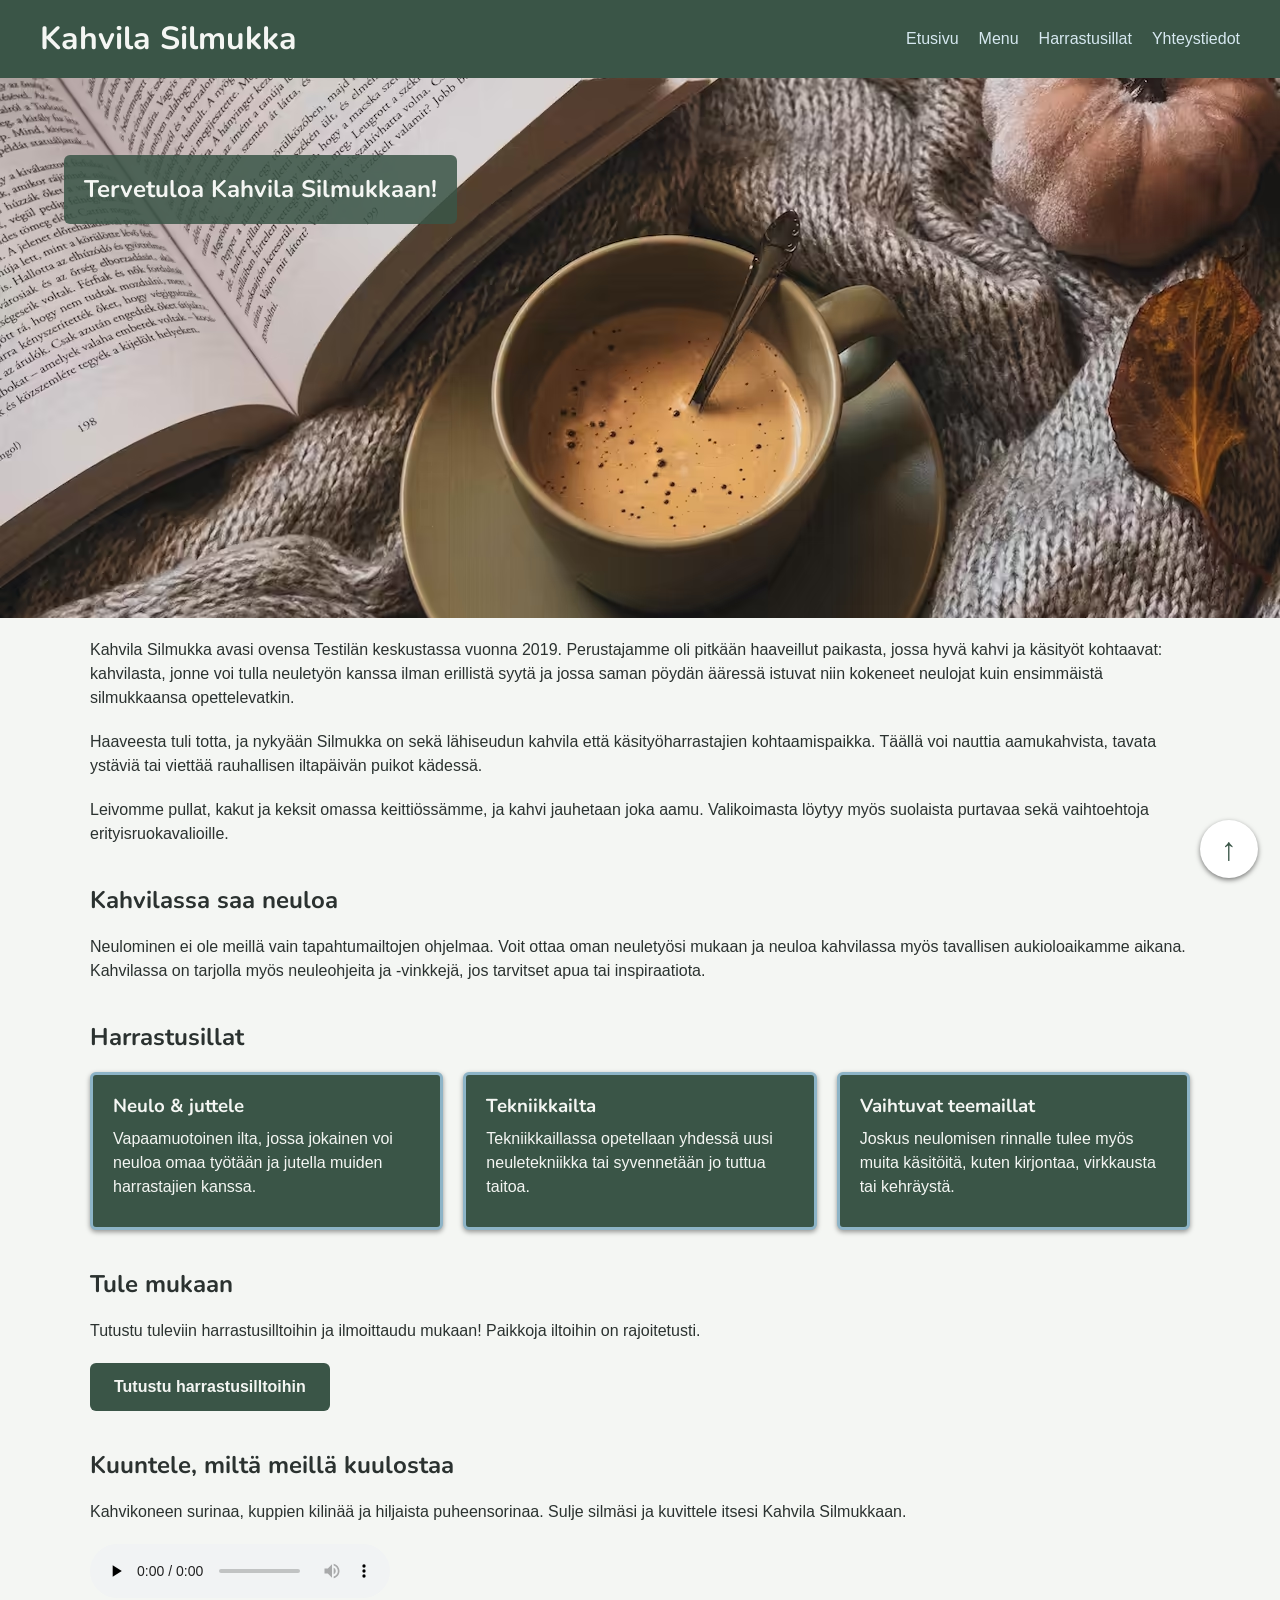
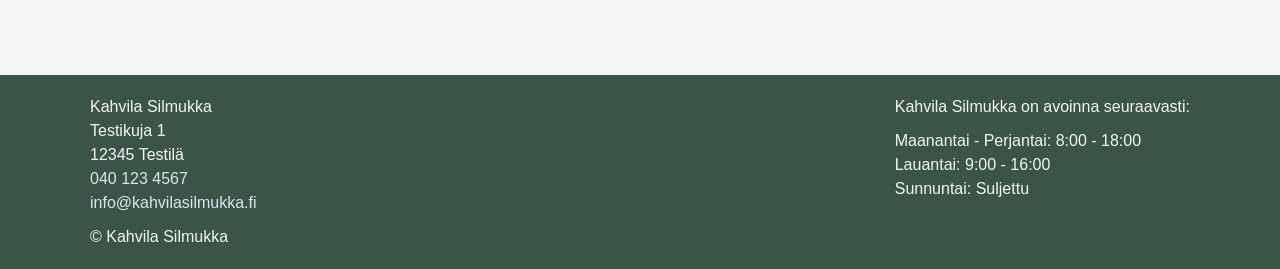
<file: index.html>
<!DOCTYPE html>
<html lang="fi">

<head>
    <meta charset="UTF-8">
    <meta name="viewport" content="width=device-width, initial-scale=1.0">
    <!-- Sivun kuvaus hakukoneille -->
    <meta name="description" content="Kahvila Silmukka tarjoaa kuumia ja kylmiä juomia, leivonnaisia ja suolaista purtavaa, myös vegaanisena ja gluteenittomana. Tule mukaan käsityöiltoihin!">
    <title>Kahvila Silmukka</title>
    <!--Google Fonts: Nunito-->
    <link rel="preconnect" href="https://fonts.googleapis.com">
    <link rel="preconnect" href="https://fonts.gstatic.com" crossorigin>
    <link href="https://fonts.googleapis.com/css2?family=Nunito:wght@700&display=swap"
    rel="stylesheet">
    <!--CSS linkitetty-->
    <link rel="stylesheet" href="css/style.css">
    <!--Favicon: SVG nykyselaimelle ja ICO vanhoille selaimille varalla-->
    <link rel="icon" href="images/favicon.ico" type="image/x-icon" sizes="64x64">
    <link rel="icon" href="images/favicon.svg" type="image/svg+xml">
</head>

<body>
    <!--Tästä tulee koko sivun container: header, main ja footer-->
    <div class="container" id="top">
        <!--Header-->
        <header class="header navbar">
            <h1>Kahvila Silmukka</h1>
            <nav>
                <ul class="nav-links">
                    <li><a href="index.html">Etusivu</a></li>
                    <li><a href="menu.html">Menu</a></li>
                    <li><a href="harrastusillat.html">Harrastusillat</a></li>
                    <li><a href="yhteystiedot.html">Yhteystiedot</a></li>
                </ul>
            </nav>
        </header>

        <!--Main-->
        <main class="main">
            <section class="hero">
                <picture class="hero-picture">
                    <source type="image/avif" srcset="images/hero-1280.avif 1280w,
                    images/hero-1920.avif 1920w" sizes="100vw">

                    <source type="image/webp" srcset="images/hero-1280.webp 1280w,
                    images/hero-1920.webp 1920w" sizes="100vw">

                    <!--Varavaihtoehto, jos edelliset ei toimi selaimessa-->
                    <img src="images/hero-1920.jpg"
                        alt="Kahvikuppi lautasella neulotun peiton päällä, vieressä avoin kirja ja samettinen kurpitsa."
                        width="1920" height="1424" fetchpriority="high">
                </picture>

                <div class="hero-text">
                    <h2>Tervetuloa Kahvila Silmukkaan!</h2>
                </div>
                <div class="hero-intro">
                    <p>Kahvila Silmukka avasi ovensa Testilän keskustassa vuonna 2019. Perustajamme oli pitkään
                        haaveillut paikasta, jossa hyvä kahvi ja käsityöt kohtaavat: kahvilasta, jonne voi tulla neuletyön kanssa ilman erillistä syytä ja
                        jossa saman pöydän ääressä istuvat niin kokeneet neulojat kuin ensimmäistä silmukkaansa opettelevatkin.</p>
                    <p>Haaveesta tuli totta, ja nykyään Silmukka on sekä lähiseudun kahvila että käsityöharrastajien kohtaamispaikka. 
                        Täällä voi nauttia aamukahvista, tavata ystäviä tai viettää rauhallisen iltapäivän puikot kädessä.</p>
                    <p>Leivomme pullat, kakut ja keksit omassa keittiössämme, ja kahvi jauhetaan joka aamu. Valikoimasta
                        löytyy myös suolaista purtavaa sekä vaihtoehtoja erityisruokavalioille.</p>
                </div>
            </section>

            <section>
                <h2>Kahvilassa saa neuloa</h2>
                <p>Neulominen ei ole meillä vain tapahtumailtojen ohjelmaa. Voit ottaa oman neuletyösi mukaan ja neuloa
                    kahvilassa myös tavallisen aukioloaikamme aikana. Kahvilassa on tarjolla myös neuleohjeita ja
                    -vinkkejä, jos tarvitset apua tai inspiraatiota.
                </p>
            </section>

            <section>
                <h2>Harrastusillat</h2>
                <div class="article-grid">
                    <article class="card">
                        <h3>Neulo & juttele</h3>
                        <p>Vapaamuotoinen ilta, jossa jokainen voi neuloa omaa työtään ja jutella muiden harrastajien
                            kanssa.</p>
                    </article>
                    <article class="card">
                        <h3>Tekniikkailta</h3>
                        <p>Tekniikkaillassa opetellaan yhdessä uusi neuletekniikka tai syvennetään jo tuttua taitoa.</p>
                    </article>
                    <article class="card">
                        <h3>Vaihtuvat teemaillat</h3>
                        <p>Joskus neulomisen rinnalle tulee myös muita käsitöitä, kuten kirjontaa, virkkausta tai
                            kehräystä.</p>
                    </article>
                </div>
            </section>

            <section>
                <h2>Tule mukaan</h2>
                <p>Tutustu tuleviin harrastusilltoihin ja ilmoittaudu mukaan! Paikkoja iltoihin on rajoitetusti.</p>
                <p><a class="cta-button" href="harrastusillat.html">Tutustu harrastusilltoihin</a></p>
            </section>

            <section>
                <h2>Kuuntele, miltä meillä kuulostaa</h2>
                <p id="aani-kuvaus">Kahvikoneen surinaa, kuppien kilinää ja hiljaista puheensorinaa. Sulje silmäsi ja kuvittele itsesi Kahvila Silmukkaan.</p>
                <audio controls preload="none" aria-describedby="aani-kuvaus">
                    <source src="media/cafe-ambience.mp3" type="audio/mpeg">
                    Selaimesi ei tue äänen toistoa.
                </audio>
            </section>

        </main>

        <!--Footer-->
        <footer class="footer">
            <div class="footer-info">
                <address>
                    Kahvila Silmukka<br>
                    Testikuja 1<br>
                    12345 Testilä<br>

                    <a href="tel:+358401234567">040 123 4567</a><br>
                    <a href="mailto:info@kahvilasilmukka.fi">info@kahvilasilmukka.fi</a>
                </address>
                <p>&copy; Kahvila Silmukka</p>
            </div>

            <div class="footer-hours">
                <p>Kahvila Silmukka on avoinna seuraavasti:</p>
                <ul>
                    <li>Maanantai - Perjantai: 8:00 - 18:00</li>
                    <li>Lauantai: 9:00 - 16:00</li>
                    <li>Sunnuntai: Suljettu</li>
                </ul>

            </div>
            <!--Takaisin-ylös-näppäin-->
            <a class="back-to-beginning" href="#top" aria-label="Takaisin sivun alkuun">&uarr;</a>

        </footer>

    </div>

</body>

</html>
</file>
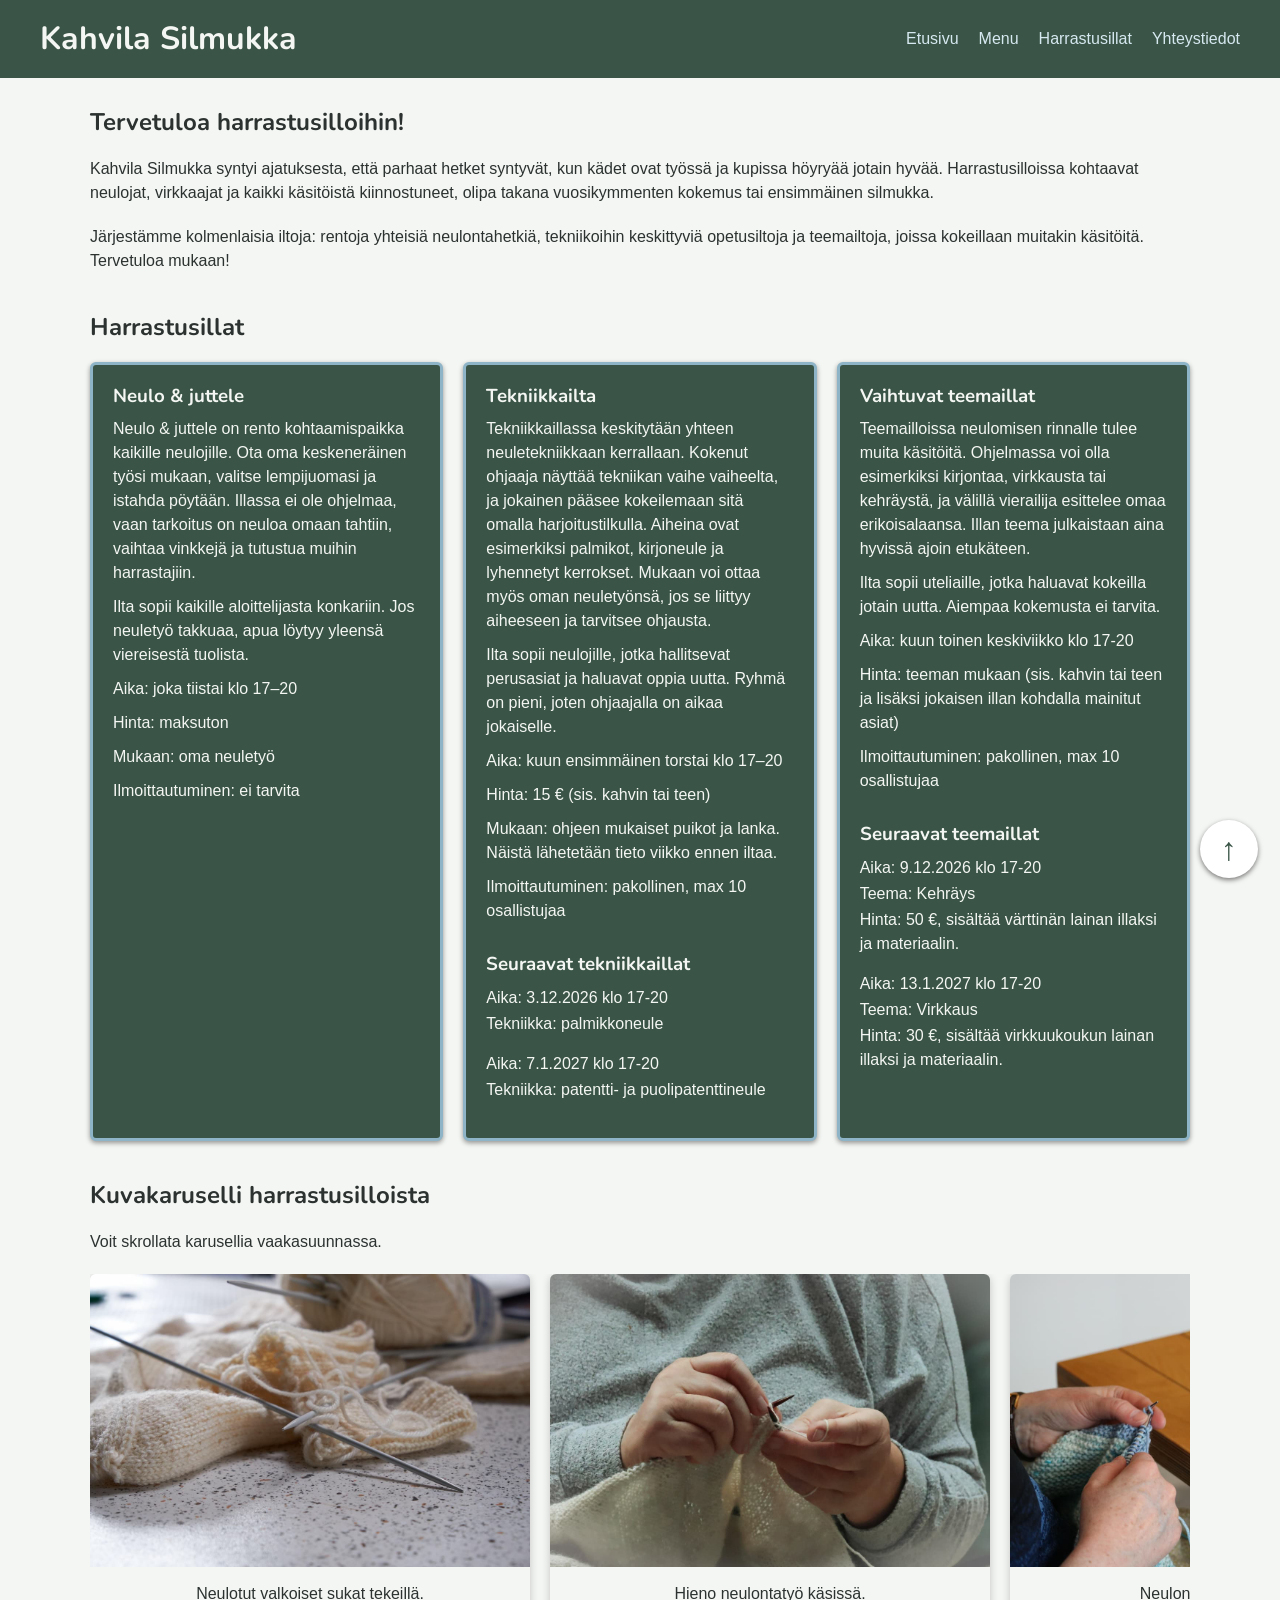
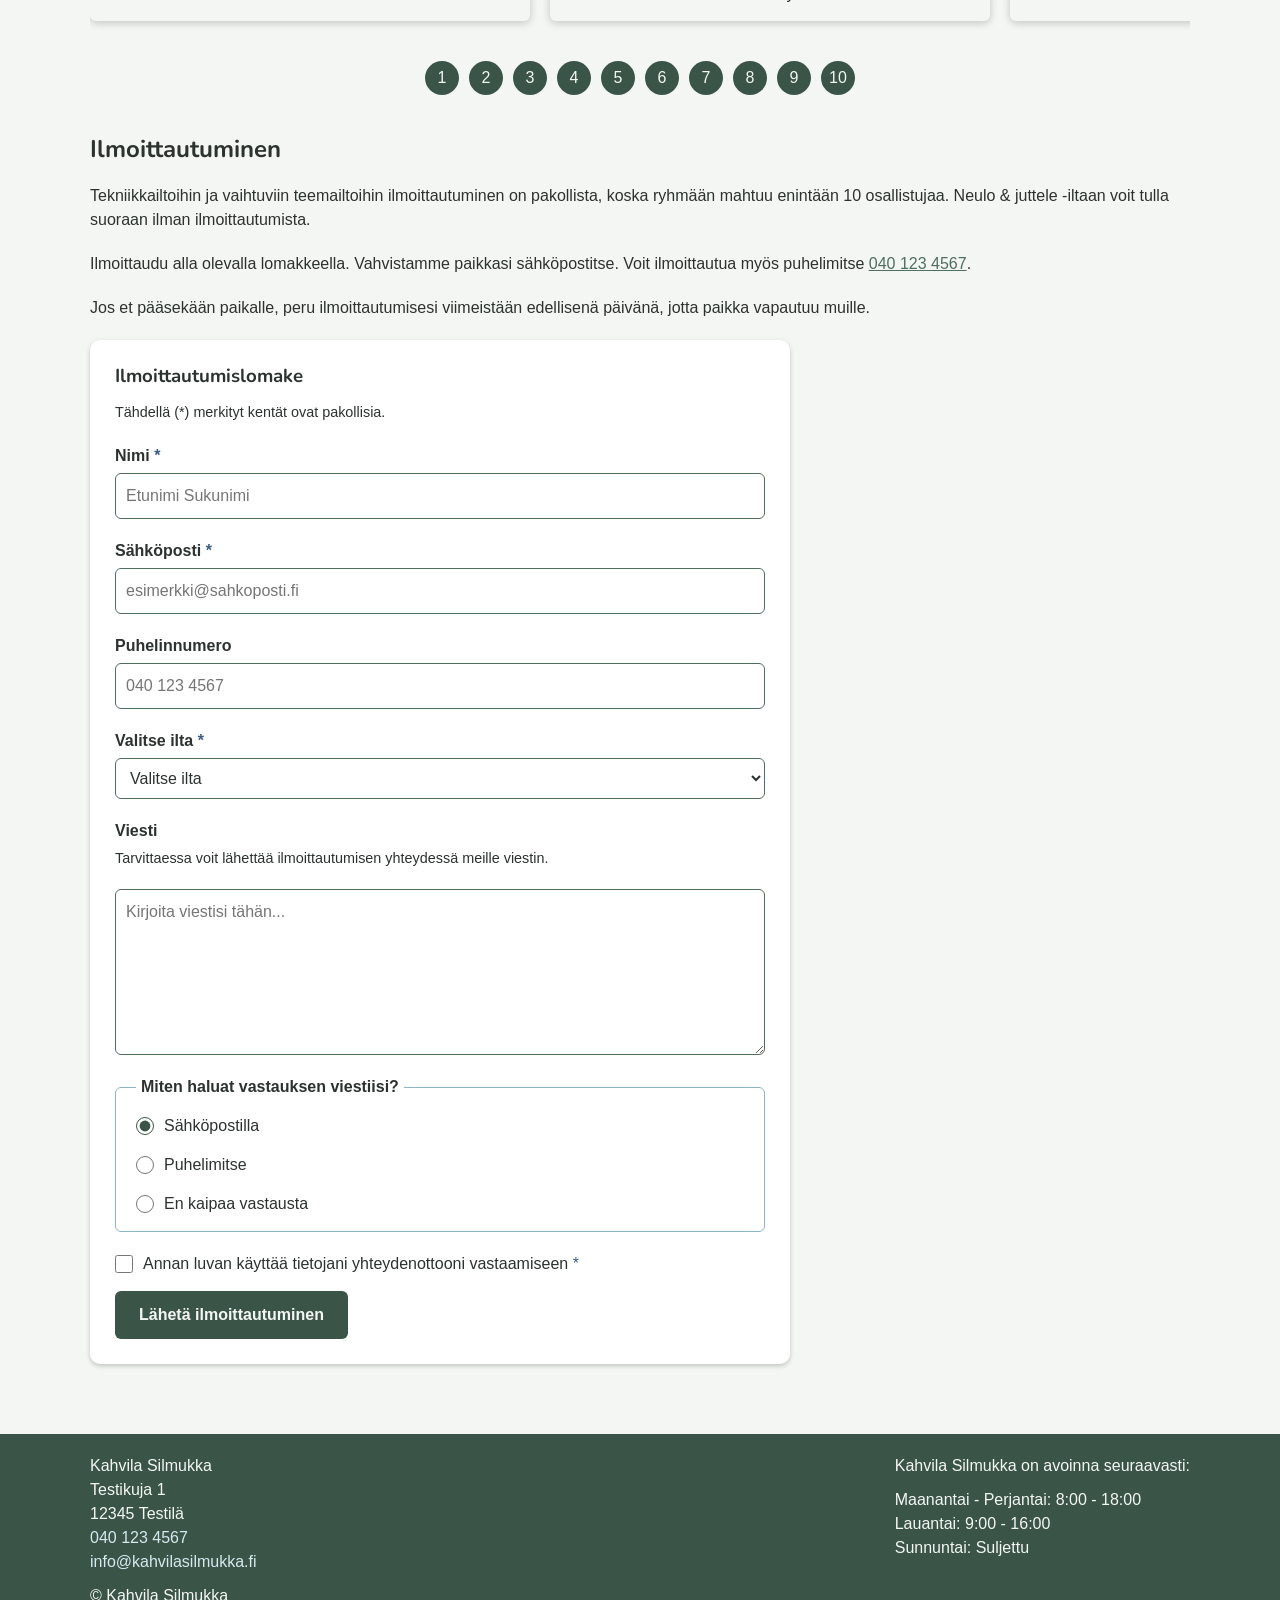
<file: harrastusillat.html>
<!DOCTYPE html>
<html lang="fi">

<head>
    <meta charset="UTF-8">
    <meta name="viewport" content="width=device-width, initial-scale=1.0">
    <!-- Sivun kuvaus hakukoneille -->
    <meta name="description" content="Neulo & juttele joka tiistai, tekniikkaillat ja vaihtuvat teemaillat. Katso Kahvila Silmukan käsityöiltojen aikataulu ja ilmoittaudu mukaan.">
    <title>Harrastusillat</title>
    <!--Google Fonts: Nunito-->
    <link rel="preconnect" href="https://fonts.googleapis.com">
    <link rel="preconnect" href="https://fonts.gstatic.com" crossorigin>
    <link href="https://fonts.googleapis.com/css2?family=Nunito:wght@700&display=swap"
    rel="stylesheet">
    <!--CSS linkitetty-->
    <link rel="stylesheet" href="css/style.css">
    <!--Favicon: SVG nykyselaimelle ja ICO vanhoille selaimille varalla-->
    <link rel="icon" href="images/favicon.ico" type="image/x-icon" sizes="64x64">
    <link rel="icon" href="images/favicon.svg" type="image/svg+xml">
</head>

<body>
    <div class="container" id="top">

        <!--Header-->
        <header class="header navbar">
            <h1>Kahvila Silmukka</h1>
            <nav>
                <ul class="nav-links">
                    <li><a href="index.html">Etusivu</a></li>
                    <li><a href="menu.html">Menu</a></li>
                    <li><a href="harrastusillat.html">Harrastusillat</a></li>
                    <li><a href="yhteystiedot.html">Yhteystiedot</a></li>
                </ul>
            </nav>
        </header>

        <!--Main   -->
        <main class="main">
            <section>
                <h2>Tervetuloa harrastusilloihin!</h2>
                <p>Kahvila Silmukka syntyi ajatuksesta, että parhaat hetket syntyvät,
                    kun kädet ovat työssä ja kupissa höyryää jotain hyvää.
                    Harrastusilloissa kohtaavat neulojat, virkkaajat ja kaikki käsitöistä kiinnostuneet,
                    olipa takana vuosikymmenten kokemus tai ensimmäinen silmukka.</p>
                <p>Järjestämme kolmenlaisia iltoja: rentoja yhteisiä neulontahetkiä,
                    tekniikoihin keskittyviä opetusiltoja ja teemailtoja,
                    joissa kokeillaan muitakin käsitöitä. Tervetuloa mukaan!</p>
            </section>

            <section>
                <h2>Harrastusillat</h2>
                <div class="article-grid">
                    <article class="card">
                        <h3>Neulo & juttele</h3>
                        <div class="event-info">
                            <p>Neulo & juttele on rento kohtaamispaikka kaikille neulojille.
                                Ota oma keskeneräinen työsi mukaan, valitse lempijuomasi ja istahda pöytään.
                                Illassa ei ole ohjelmaa, vaan tarkoitus on neuloa omaan tahtiin, vaihtaa vinkkejä ja
                                tutustua muihin harrastajiin.</p>
                            <p>Ilta sopii kaikille aloittelijasta konkariin. Jos neuletyö takkuaa, apua löytyy yleensä
                                viereisestä tuolista.</p>
                            <p>Aika: joka tiistai klo 17–20</p>
                            <p>Hinta: maksuton </p>
                            <p>Mukaan: oma neuletyö </p>
                            <p>Ilmoittautuminen: ei tarvita</p>
                        </div>
                    </article>
                    <article class="card">
                        <h3>Tekniikkailta</h3>
                        <div class="event-info">
                            <p>Tekniikkaillassa keskitytään yhteen neuletekniikkaan kerrallaan.
                                Kokenut ohjaaja näyttää tekniikan vaihe vaiheelta, ja jokainen pääsee kokeilemaan sitä
                                omalla harjoitustilkulla.
                                Aiheina ovat esimerkiksi palmikot, kirjoneule ja lyhennetyt kerrokset. Mukaan voi ottaa
                                myös
                                oman neuletyönsä,
                                jos se liittyy aiheeseen ja tarvitsee ohjausta.</p>
                            <p>Ilta sopii neulojille, jotka hallitsevat perusasiat ja haluavat oppia uutta.
                                Ryhmä on pieni, joten ohjaajalla on aikaa jokaiselle.</p>
                            <p>Aika: kuun ensimmäinen torstai klo 17–20</p>
                            <p>Hinta: 15 € (sis. kahvin tai teen)</p>
                            <p>Mukaan: ohjeen mukaiset puikot ja lanka. Näistä lähetetään tieto viikko ennen iltaa.</p>
                            <p>Ilmoittautuminen: pakollinen, max 10 osallistujaa</p>
                        </div>
                        <h3>Seuraavat tekniikkaillat</h3>
                        <div class="event">
                            <p>Aika: 3.12.2026 klo 17-20</p>
                            <p>Tekniikka: palmikkoneule</p>
                        </div>
                        <div class="event">
                            <p>Aika: 7.1.2027 klo 17-20</p>
                            <p>Tekniikka: patentti- ja puolipatenttineule</p>
                        </div>

                    </article>
                    <article class="card">
                        <h3>Vaihtuvat teemaillat</h3>
                        <div class="event-info">
                            <p>Teemailloissa neulomisen rinnalle tulee muita käsitöitä.
                                Ohjelmassa voi olla esimerkiksi kirjontaa, virkkausta tai kehräystä, ja välillä
                                vierailija
                                esittelee omaa erikoisalaansa.
                                Illan teema julkaistaan aina hyvissä ajoin etukäteen.</p>
                            <p>Ilta sopii uteliaille, jotka haluavat kokeilla jotain uutta. Aiempaa kokemusta ei
                                tarvita.
                            </p>
                            <p>Aika: kuun toinen keskiviikko klo 17-20</p>
                            <p>Hinta: teeman mukaan (sis. kahvin tai teen ja lisäksi jokaisen illan kohdalla mainitut asiat)</p>
                            <p>Ilmoittautuminen: pakollinen, max 10 osallistujaa</p>
                        </div>
                        <h3>Seuraavat teemaillat</h3>
                        <div class="event">
                            <p>Aika: 9.12.2026 klo 17-20</p>
                            <p>Teema: Kehräys</p>
                            <p>Hinta: 50 €, sisältää värttinän lainan illaksi ja materiaalin.</p>
                        </div>
                        <div class="event">
                            <p>Aika: 13.1.2027 klo 17-20</p>
                            <p>Teema: Virkkaus</p>
                            <p>Hinta: 30 €, sisältää virkkuukoukun lainan illaksi ja materiaalin.</p>
                        </div>
                    </article>
                </div>
            </section>

            <!--Kuvakaruselli-->
            <section class="carousel-section">
                <h2>Kuvakaruselli harrastusilloista</h2>
                <p>Voit skrollata karusellia vaakasuunnassa.</p>
                <div class="carousel">
                    <figure class="carousel-item" id="slide1">
                        <img src="images/white-sock-1200.jpg"
                            alt="Keskeneräinen valkoinen villasukka sukkapuikoilla, taustalla lankakerä." width="1200"
                            height="800" loading="lazy">
                        <figcaption>Neulotut valkoiset sukat tekeillä.</figcaption>
                    </figure>
                    <figure class="carousel-item" id="slide2">
                        <img src="images/woman-knitting-1200.jpg"
                            alt="Lähikuva käsistä, jotka neulovat valkoista neuletta puikoilla." width="1200"
                            height="800" loading="lazy">
                        <figcaption>Hieno neulontatyö käsissä.</figcaption>
                    </figure>
                    <figure class="carousel-item" id="slide3">
                        <img src="images/knitting-coffee-1200.jpg"
                            alt="Kädet neulovat sinivihreää neuletta puupöydän ääressä, pöydällä latte valkoisessa kupissa."
                            width="1200" height="800" loading="lazy">
                        <figcaption>Neulontaa kahvin äärellä.</figcaption>
                    </figure>
                    <figure class="carousel-item" id="slide4">
                        <img src="images/grey-knitting-1200.jpg"
                            alt="Harmaa lankakerä, jonka läpi on pistetty sukkapuikot, ja resorineuletta sohvalla."
                            width="1200" height="801" loading="lazy">
                        <figcaption>Neulotut harmaat sukat tekeillä.</figcaption>
                    </figure>
                    <figure class="carousel-item" id="slide5">
                        <img src="images/beige-crochet-1200.jpg"
                            alt="Virkkuukoukku ja keskeneräinen beige virkattu työ, taustalla lankakerä." width="1200"
                            height="800" loading="lazy">
                        <figcaption>Beige virkkuutyö tekeillä.</figcaption>
                    </figure>
                    <figure class="carousel-item" id="slide6">
                        <img src="images/woman-crochet-1200.jpg"
                            alt="Lähikuva virkkauksesta: valkoinen koukku, violetti lanka ja keltavihreä-pinkki virkattu kukka."
                            width="1200" height="800" loading="lazy">
                        <figcaption>Kaunis virkkuutyö käsissä.</figcaption>
                    </figure>
                    <figure class="carousel-item" id="slide7">
                        <img src="images/spinning-wheel-1200.jpg"
                            alt="Puinen rukki, jolla kehrätään villalankaa, taustalla kehrääjän kädet." width="1200"
                            height="800" loading="lazy">
                        <figcaption>Rukilla kehrätään lankaa.</figcaption>
                    </figure>
                    <figure class="carousel-item" id="slide8">
                        <img src="images/spinning-wheel2-1200.jpg"
                            alt="Vanhan rukin puola, jonka ympärille kiertyy kehrättyä pellavaa." width="1200"
                            height="798" loading="lazy">
                        <figcaption>Kehrättyä pellavaa.</figcaption>
                    </figure>
                    <figure class="carousel-item" id="slide9">
                        <img src="images/flower-embroidery-1200.jpg"
                            alt="Kirjontakehyksessä harmaalle kankaalle kirjottu puu, jossa vihreitä lehtiä ja violetteja kukkia."
                            width="1200" height="798" loading="lazy">
                        <figcaption>Lehtipuun ja kukkien kirjontaa kankaalle.</figcaption>
                    </figure>
                    <figure class="carousel-item" id="slide10">
                        <img src="images/sew-1200.jpg"
                            alt="Farkkujen takataskuun kirjottu punainen aaltokuvio, neula ja lanka vielä kiinni työssä."
                            width="1200" height="800" loading="lazy">
                        <figcaption>Farkkujen taskuun kirjotaan punaisella langalla.</figcaption>
                    </figure>
                </div>
                <nav class="carousel-nav" aria-label="Kuvakarusellin kuvat">
                    <a href="#slide1" aria-label="Näytä kuva 1">1</a>
                    <a href="#slide2" aria-label="Näytä kuva 2">2</a>
                    <a href="#slide3" aria-label="Näytä kuva 3">3</a>
                    <a href="#slide4" aria-label="Näytä kuva 4">4</a>
                    <a href="#slide5" aria-label="Näytä kuva 5">5</a>
                    <a href="#slide6" aria-label="Näytä kuva 6">6</a>
                    <a href="#slide7" aria-label="Näytä kuva 7">7</a>
                    <a href="#slide8" aria-label="Näytä kuva 8">8</a>
                    <a href="#slide9" aria-label="Näytä kuva 9">9</a>
                    <a href="#slide10" aria-label="Näytä kuva 10">10</a>
                </nav>

            </section>

            <section>
                <h2>Ilmoittautuminen</h2>
                <p>Tekniikkailtoihin ja vaihtuviin teemailtoihin ilmoittautuminen on pakollista, koska ryhmään mahtuu
                    enintään 10 osallistujaa.
                    Neulo & juttele -iltaan voit tulla suoraan ilman ilmoittautumista.</p>
                <p>Ilmoittaudu alla olevalla lomakkeella. Vahvistamme paikkasi sähköpostitse. Voit
                    ilmoittautua myös puhelimitse <a href="tel:+358401234567">040 123 4567</a>.</p>
                <p>Jos et pääsekään paikalle, peru ilmoittautumisesi viimeistään edellisenä päivänä, jotta paikka
                    vapautuu muille.</p>

                <!--Lomake. Taustapalvelua ei vielä ole, joten action="#"-->
                <form class="contact-form signup-form" action="#" method="post">
                    <h3>Ilmoittautumislomake</h3>
                    <p class="form-hint">Tähdellä (*) merkityt kentät ovat pakollisia.</p>

                    <!--Tähti piilotetaan ruudunlukijalta, koska required-attribuutti kertoo jo pakollisuuden-->
                    <div class="form-field">
                        <label for="nimi">Nimi <span class="required" aria-hidden="true">*</span></label>
                        <input type="text" id="nimi" name="nimi" autocomplete="name" placeholder="Etunimi Sukunimi"
                            required>
                    </div>

                    <div class="form-field">
                        <label for="sahkoposti">Sähköposti <span class="required" aria-hidden="true">*</span></label>
                        <input type="email" id="sahkoposti" name="sahkoposti" autocomplete="email"
                            placeholder="esimerkki@sahkoposti.fi" required>
                    </div>

                    <div class="form-field">
                        <label for="puhelin">Puhelinnumero</label>
                        <input type="tel" id="puhelin" name="puhelin" autocomplete="tel" placeholder="040 123 4567"
                            pattern="\+?[0-9 ]{7,15}"
                            title="Numero voi alkaa +-merkillä, ja siinä voi olla numeroita ja välilyöntejä (7–15 merkkiä)">
                    </div>

                    <div class="form-field">
                        <label for="ilta">Valitse ilta <span class="required" aria-hidden="true">*</span></label>
                        <select name="ilta" id="ilta" required>
                            <option value="">Valitse ilta</option>
                            <optgroup label="Tekniikkailta">
                                <option value="tekniikka-3.12.2026">3.12.2026 - palmikkoneule</option>
                                <option value="tekniikka-7.1.2027">7.1.2027 - patentti- ja puolipatenttineule</option>
                            </optgroup>
                            <optgroup label="Vaihtuva teemailta">
                                <option value="teema-9.12.2026">9.12.2026 - kehräys</option>
                                <option value="teema-13.1.2027">13.1.2027 - virkkaus</option>
                            </optgroup>
                        </select>
                    </div>

                    <div class="form-field">
                        <label for="viesti">Viesti</label>
                        <p class="form-hint">Tarvittaessa voit lähettää ilmoittautumisen yhteydessä meille viestin.
                        </p>
                        <textarea id="viesti" name="viesti" rows="6"
                            placeholder="Kirjoita viestisi tähän..."></textarea>
                    </div>

                    <fieldset>
                        <legend>Miten haluat vastauksen viestiisi?</legend>
                        <div class="choice">
                            <input type="radio" id="vastaus-sahkoposti" name="vastaustapa" value="sahkoposti" checked>
                            <label for="vastaus-sahkoposti">Sähköpostilla</label>
                        </div>
                        <div class="choice">
                            <input type="radio" id="vastaus-puhelin" name="vastaustapa" value="puhelin">
                            <label for="vastaus-puhelin">Puhelimitse</label>
                        </div>
                        <div class="choice">
                            <input type="radio" id="vastaus-ei" name="vastaustapa" value="ei-vastausta">
                            <label for="vastaus-ei">En kaipaa vastausta</label>
                        </div>
                    </fieldset>

                    <div class="form-field choice">
                        <input type="checkbox" id="suostumus" name="suostumus" required>
                        <label for="suostumus">Annan luvan käyttää tietojani yhteydenottooni vastaamiseen
                            <span class="required" aria-hidden="true">*</span></label>
                    </div>

                    <button type="submit" class="form-button">Lähetä ilmoittautuminen</button>
                </form>
            </section>

        </main>

        <!--Footer-->
        <footer class="footer">
            <div class="footer-info">
                <address>
                    Kahvila Silmukka<br>
                    Testikuja 1<br>
                    12345 Testilä<br>

                    <a href="tel:+358401234567">040 123 4567</a><br>
                    <a href="mailto:info@kahvilasilmukka.fi">info@kahvilasilmukka.fi</a>
                </address>
                <p>&copy; Kahvila Silmukka</p>
            </div>

            <div class="footer-hours">
                <p>Kahvila Silmukka on avoinna seuraavasti:</p>
                <ul>
                    <li>Maanantai - Perjantai: 8:00 - 18:00</li>
                    <li>Lauantai: 9:00 - 16:00</li>
                    <li>Sunnuntai: Suljettu</li>
                </ul>

            </div>
            <!--Takaisin-ylös-näppäin-->
            <a class="back-to-beginning" href="#top" aria-label="Takaisin sivun alkuun">&uarr;</a>

        </footer>

    </div>
</body>

</html>
</file>
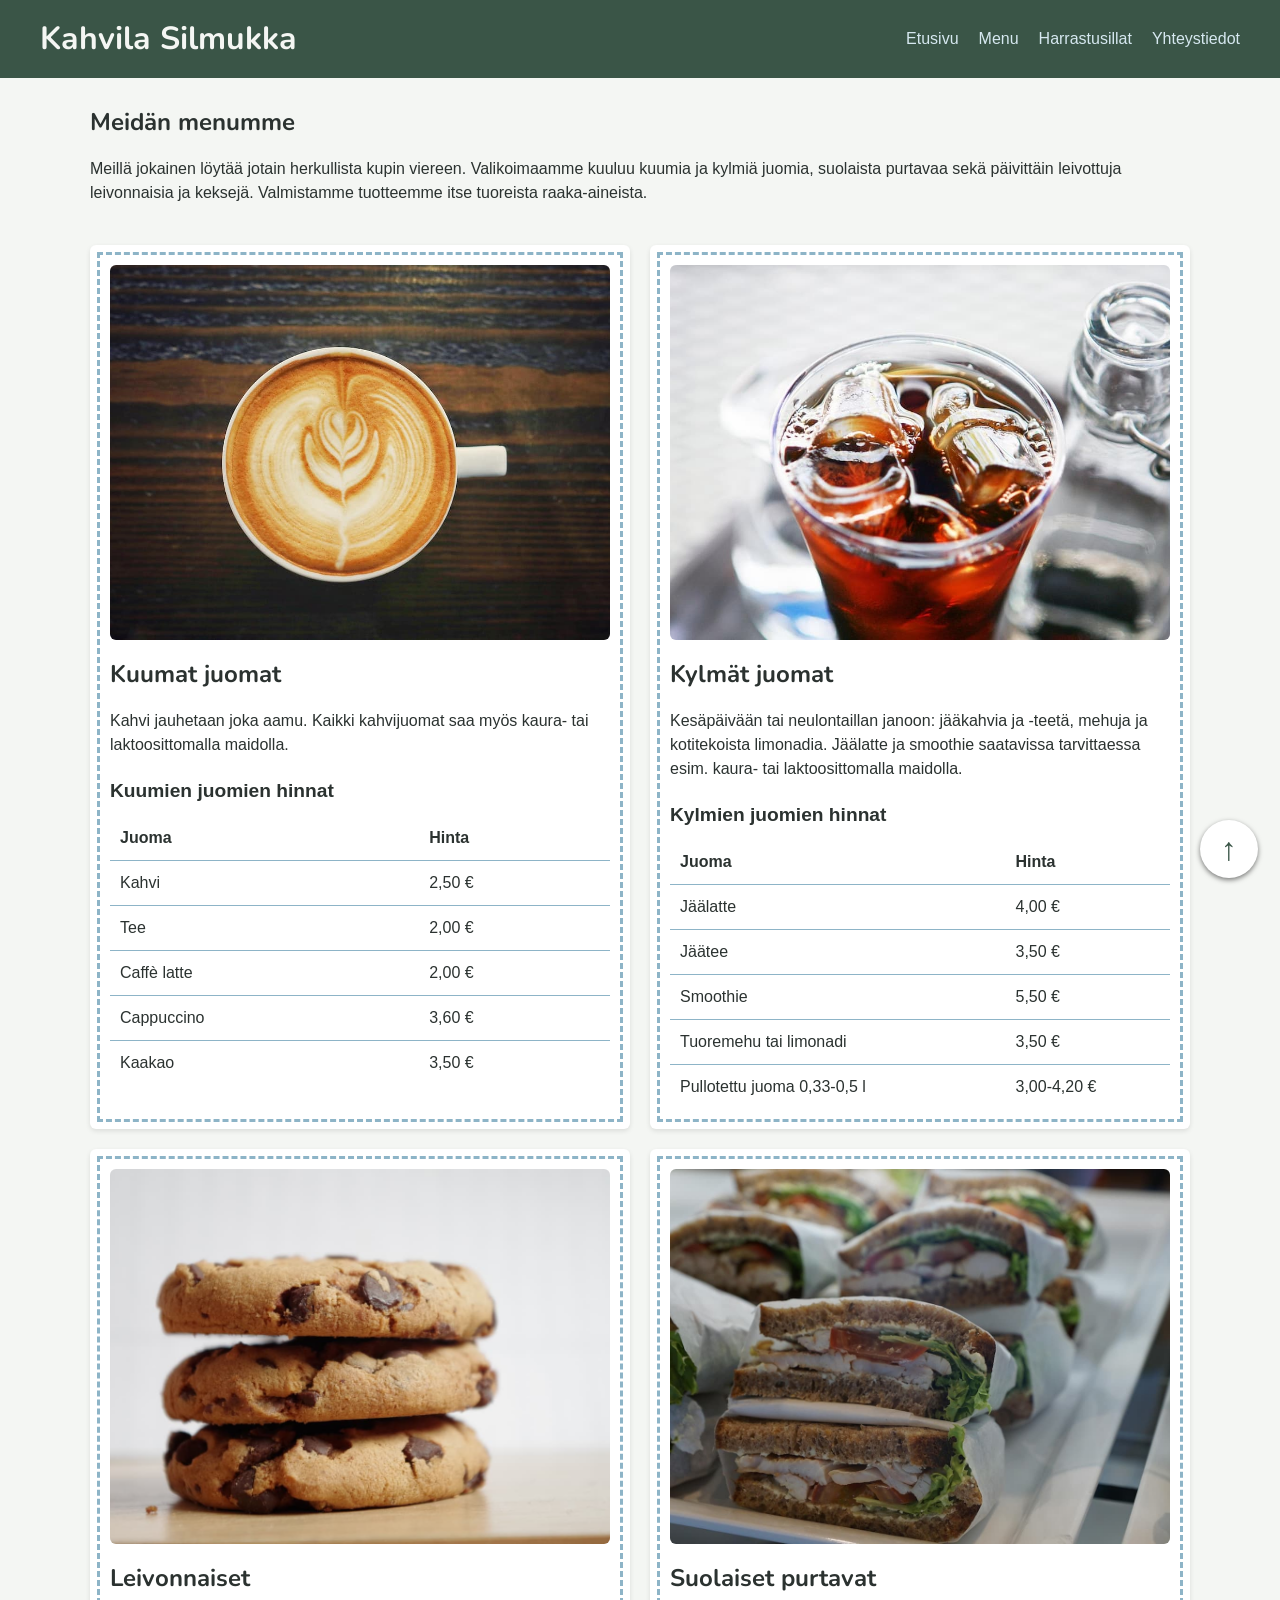
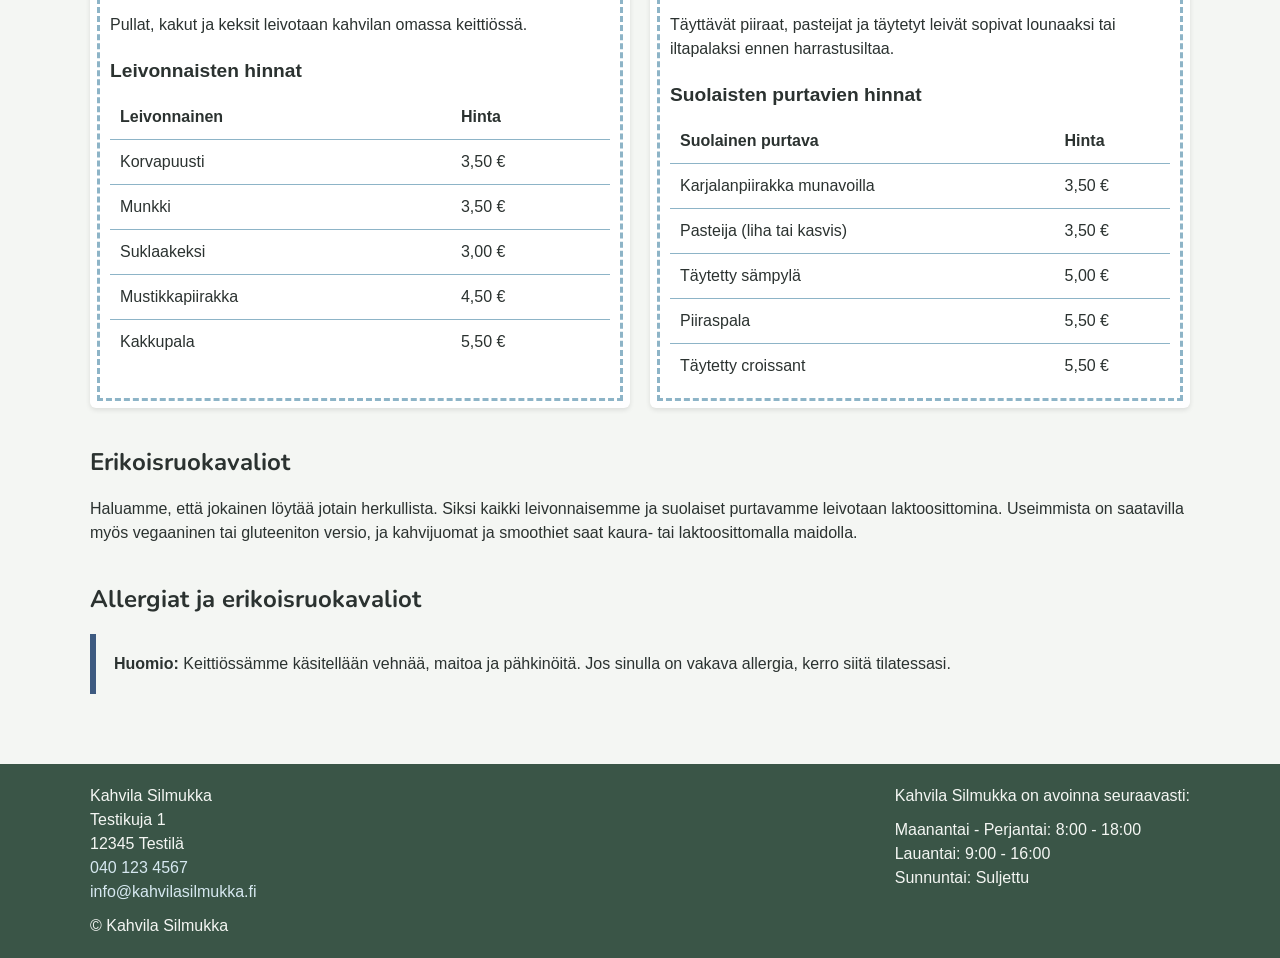
<file: menu.html>
<!DOCTYPE html>
<html lang="fi">

<head>
    <meta charset="UTF-8">
    <meta name="viewport" content="width=device-width, initial-scale=1.0">
    <!-- Sivun kuvaus hakukoneille -->
    <meta name="description"
        content="Tutustu Kahvila Silmukan menuun: kahvit, teet, mehut, leivonnaiset ja suolaiset herkut hintoineen. Tarjolla myös vegaanisia ja gluteenittomia vaihtoehtoja.">
    <title>Menu</title>
    <!--Google Fonts: Nunito-->
    <link rel="preconnect" href="https://fonts.googleapis.com">
    <link rel="preconnect" href="https://fonts.gstatic.com" crossorigin>
    <link href="https://fonts.googleapis.com/css2?family=Nunito:wght@700&display=swap" rel="stylesheet">
    <!--CSS linkitetty-->
    <link rel="stylesheet" href="css/style.css">
    <!--Favicon: SVG nykyselaimelle ja ICO vanhoille selaimille varalla-->
    <link rel="icon" href="images/favicon.ico" type="image/x-icon" sizes="64x64">
    <link rel="icon" href="images/favicon.svg" type="image/svg+xml">
</head>

<body>
    <!--Tästä tulee koko sivun container: header, main ja footer-->
    <div class="container" id="top">
        <!--Header-->
        <header class="header navbar">
            <h1>Kahvila Silmukka</h1>
            <nav>
                <ul class="nav-links">
                    <li><a href="index.html">Etusivu</a></li>
                    <li><a href="menu.html">Menu</a></li>
                    <li><a href="harrastusillat.html">Harrastusillat</a></li>
                    <li><a href="yhteystiedot.html">Yhteystiedot</a></li>
                </ul>
            </nav>
        </header>

        <!--Main   -->
        <main class="main">
            <section>
                <h2>Meidän menumme</h2>
                <p>Meillä jokainen löytää jotain herkullista kupin viereen.
                    Valikoimaamme kuuluu kuumia ja kylmiä juomia, suolaista purtavaa
                    sekä päivittäin leivottuja leivonnaisia ja keksejä.
                    Valmistamme tuotteemme itse tuoreista raaka-aineista.
                </p>
            </section>

            <div class="menu-items">
                <section class="menu-card">
                    <img class="menu-picture" src="images/latte-1200.jpg"
                        alt="Latte valkoisessa kupissa, maitovaahtoon piirretty lehtikuvio." width="1200" height="691"
                        loading="lazy">
                    <h2>Kuumat juomat</h2>
                    <p>Kahvi jauhetaan joka aamu.
                        Kaikki kahvijuomat saa myös kaura- tai laktoosittomalla maidolla.</p>
                    <table>
                        <caption>Kuumien juomien hinnat</caption>
                        <thead>
                            <tr>
                                <th scope="col">Juoma</th>
                                <th scope="col">Hinta</th>
                            </tr>
                        </thead>
                        <tbody>
                            <tr>
                                <th scope="row">Kahvi</th>
                                <td>2,50 €</td>
                            </tr>
                            <tr>
                                <th scope="row">Tee</th>
                                <td>2,00 €</td>
                            </tr>
                            <tr>
                                <th scope="row">Caffè latte</th>
                                <td>2,00 €</td>
                            </tr>
                            <tr>
                                <th scope="row">Cappuccino</th>
                                <td>3,60 €</td>
                            </tr>
                            <tr>
                                <th scope="row">Kaakao</th>
                                <td>3,50 €</td>
                            </tr>
                        </tbody>
                    </table>
                </section>

                <section class="menu-card">
                    <img class="menu-picture" src="images/ice-tea-1200.jpg"
                        alt="Jäätee lasissa jääpalojen kanssa, taustalla lasipullo." width="1200" height="654"
                        loading="lazy">
                    <h2>Kylmät juomat</h2>
                    <p>Kesäpäivään tai neulontaillan janoon: jääkahvia ja -teetä, mehuja ja kotitekoista limonadia.
                        Jäälatte ja smoothie saatavissa tarvittaessa esim. kaura- tai laktoosittomalla maidolla.
                    </p>
                    <table>
                        <caption>Kylmien juomien hinnat</caption>
                        <thead>
                            <tr>
                                <th scope="col">Juoma</th>
                                <th scope="col">Hinta</th>
                            </tr>
                        </thead>
                        <tbody>
                            <tr>
                                <th scope="row">Jäälatte</th>
                                <td>4,00 €</td>
                            </tr>
                            <tr>
                                <th scope="row">Jäätee</th>
                                <td>3,50 €</td>
                            </tr>
                            <tr>
                                <th scope="row">Smoothie</th>
                                <td>5,50 €</td>
                            </tr>
                            <tr>
                                <th scope="row">Tuoremehu tai limonadi</th>
                                <td>3,50 €</td>
                            </tr>
                            <tr>
                                <th scope="row">Pullotettu juoma 0,33-0,5 l</th>
                                <td>3,00-4,20 €</td>
                            </tr>
                        </tbody>
                    </table>
                </section>

                <section class="menu-card">
                    <img class="menu-picture" src="images/cookies-1200.jpg"
                        alt="Kolmen suklaahippukeksin pino puupöydällä." width="1200" height="795" loading="lazy">
                    <h2>Leivonnaiset</h2>
                    <p>Pullat, kakut ja keksit leivotaan kahvilan omassa keittiössä.</p>
                    <table>
                        <caption>Leivonnaisten hinnat</caption>
                        <thead>
                            <tr>
                                <th scope="col">Leivonnainen</th>
                                <th scope="col">Hinta</th>
                            </tr>
                        </thead>
                        <tbody>
                            <tr>
                                <th scope="row">Korvapuusti</th>
                                <td>3,50 €</td>
                            </tr>
                            <tr>
                                <th scope="row">Munkki</th>
                                <td>3,50 €</td>
                            </tr>
                            <tr>
                                <th scope="row">Suklaakeksi</th>
                                <td>3,00 €</td>
                            </tr>
                            <tr>
                                <th scope="row">Mustikkapiirakka</th>
                                <td>4,50 €</td>
                            </tr>
                            <tr>
                                <th scope="row">Kakkupala</th>
                                <td>5,50 €</td>
                            </tr>
                        </tbody>
                    </table>
                </section>

                <section class="menu-card">
                    <img class="menu-picture" src="images/sandwich-1200.jpg"
                        alt="Täytettyjä voileipiä, joissa kanaa, tomaattia ja salaattia, paperikääreissä tarjottimella."
                        width="1200" height="800" loading="lazy">
                    <h2>Suolaiset purtavat</h2>
                    <p>Täyttävät piiraat, pasteijat ja täytetyt leivät sopivat lounaaksi tai iltapalaksi ennen
                        harrastusiltaa.</p>
                    <table>
                        <caption>Suolaisten purtavien hinnat</caption>
                        <thead>
                            <tr>
                                <th scope="col">Suolainen purtava</th>
                                <th scope="col">Hinta</th>
                            </tr>
                        </thead>
                        <tbody>
                            <tr>
                                <th scope="row">Karjalanpiirakka munavoilla</th>
                                <td>3,50 €</td>
                            </tr>
                            <tr>
                                <th scope="row">Pasteija (liha tai kasvis)</th>
                                <td>3,50 €</td>
                            </tr>
                            <tr>
                                <th scope="row">Täytetty sämpylä</th>
                                <td>5,00 €</td>
                            </tr>
                            <tr>
                                <th scope="row">Piiraspala</th>
                                <td>5,50 €</td>
                            </tr>
                            <tr>
                                <th scope="row">Täytetty croissant</th>
                                <td>5,50 €</td>
                            </tr>
                        </tbody>
                    </table>
                </section>
            </div>

            <section>
                <h2>Erikoisruokavaliot</h2>
                <p>Haluamme, että jokainen löytää jotain herkullista.
                    Siksi kaikki leivonnaisemme ja suolaiset purtavamme leivotaan laktoosittomina.
                    Useimmista on saatavilla myös vegaaninen tai gluteeniton versio,
                    ja kahvijuomat ja smoothiet saat kaura- tai laktoosittomalla maidolla.</p>
            </section>

            <section>
                <h2>Allergiat ja erikoisruokavaliot</h2>
                <p class="huomio"><strong>Huomio:</strong> Keittiössämme käsitellään vehnää, maitoa ja pähkinöitä. Jos
                    sinulla on vakava allergia, kerro siitä tilatessasi.</p>
            </section>

        </main>

        <!--Footer-->
        <footer class="footer">
            <div class="footer-info">
                <address>
                    Kahvila Silmukka<br>
                    Testikuja 1<br>
                    12345 Testilä<br>

                    <a href="tel:+358401234567">040 123 4567</a><br>
                    <a href="mailto:info@kahvilasilmukka.fi">info@kahvilasilmukka.fi</a>
                </address>
                <p>&copy; Kahvila Silmukka</p>
            </div>

            <div class="footer-hours">
                <p>Kahvila Silmukka on avoinna seuraavasti:</p>
                <ul>
                    <li>Maanantai - Perjantai: 8:00 - 18:00</li>
                    <li>Lauantai: 9:00 - 16:00</li>
                    <li>Sunnuntai: Suljettu</li>
                </ul>

            </div>
            <!--Takaisin-ylös-näppäin-->
            <a class="back-to-beginning" href="#top" aria-label="Takaisin sivun alkuun">&uarr;</a>

        </footer>

    </div>
</body>

</html>
</file>
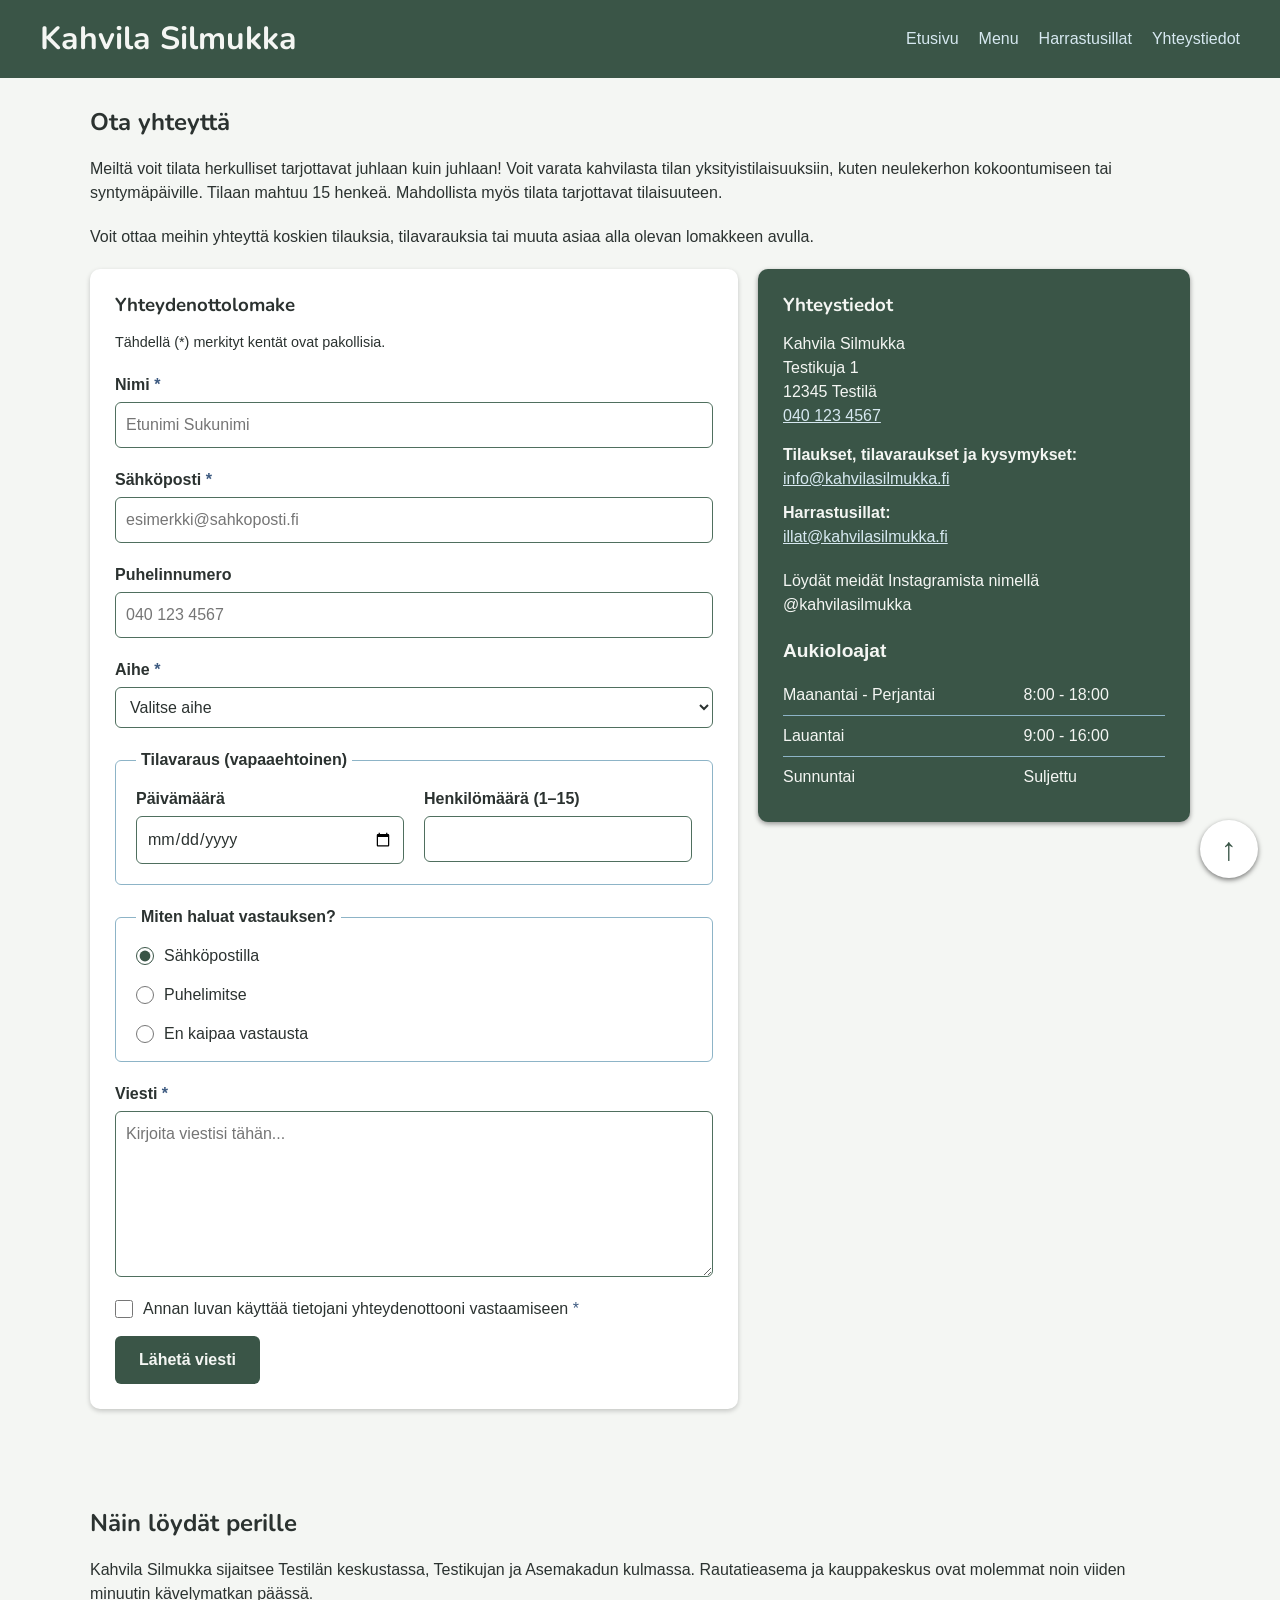
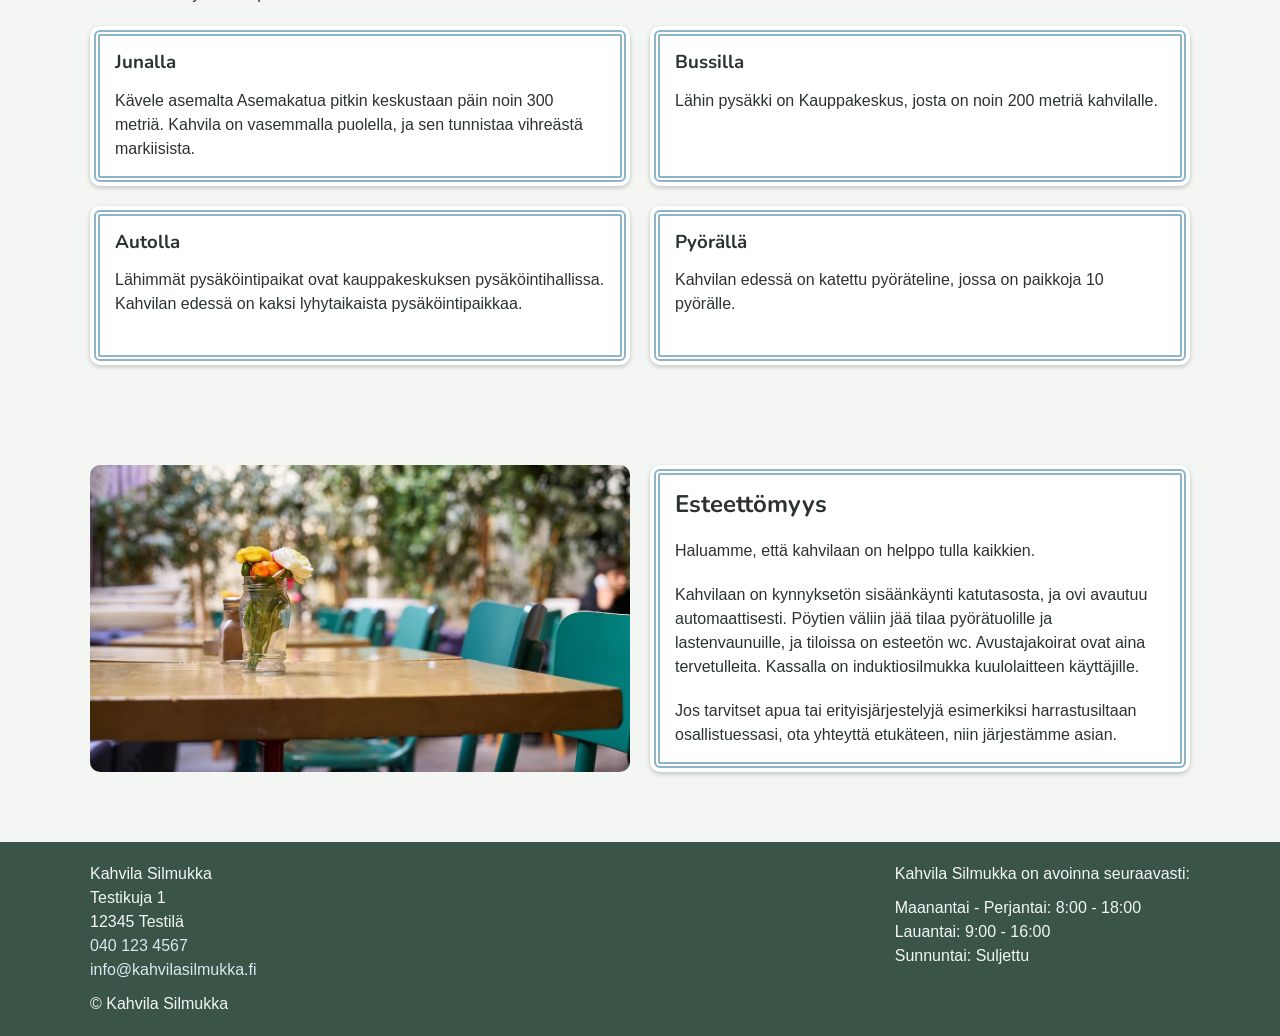
<file: yhteystiedot.html>
<!DOCTYPE html>
<html lang="fi">

<head>
    <meta charset="UTF-8">
    <meta name="viewport" content="width=device-width, initial-scale=1.0">
    <!-- Sivun kuvaus hakukoneille -->
    <meta name="description" content="Löydä perille Kahvila Silmukkaan: osoite, aukioloajat ja ohjeet kulkemiseen kävellen, pyörällä, bussilla tai autolla. Ota yhteyttä lomakkeella.">
    <title>Yhteystiedot</title>
    <!--Google Fonts: Nunito-->
    <link rel="preconnect" href="https://fonts.googleapis.com">
    <link rel="preconnect" href="https://fonts.gstatic.com" crossorigin>
    <link href="https://fonts.googleapis.com/css2?family=Nunito:wght@700&display=swap"
    rel="stylesheet">
    <!--CSS linkitetty-->
    <link rel="stylesheet" href="css/style.css">
    <!--Favicon: SVG nykyselaimelle ja ICO vanhoille selaimille varalla-->
    <link rel="icon" href="images/favicon.ico" type="image/x-icon" sizes="64x64">
    <link rel="icon" href="images/favicon.svg" type="image/svg+xml">
</head>

<body>
    <div class="container" id="top">

        <!--Header-->
        <header class="header navbar">
            <h1>Kahvila Silmukka</h1>
            <nav>
                <ul class="nav-links">
                    <li><a href="index.html">Etusivu</a></li>
                    <li><a href="menu.html">Menu</a></li>
                    <li><a href="harrastusillat.html">Harrastusillat</a></li>
                    <li><a href="yhteystiedot.html">Yhteystiedot</a></li>
                </ul>
            </nav>
        </header>

        <!--Main-->
        <main class="main">

            <!--Yhteydenottolomake (vasen) ja yhteystiedot + aukioloajat (oikea)-->
            <section>
                <h2>Ota yhteyttä</h2>
                <p>Meiltä voit tilata herkulliset tarjottavat juhlaan kuin juhlaan! 
                    Voit varata kahvilasta tilan yksityistilaisuuksiin, kuten neulekerhon kokoontumiseen tai
                    syntymäpäiville. Tilaan mahtuu 15 henkeä. Mahdollista myös tilata tarjottavat tilaisuuteen.</p>
                <p>Voit ottaa meihin yhteyttä koskien tilauksia, tilavarauksia tai muuta asiaa alla olevan lomakkeen avulla.</p>

                <div class="contact-wrapper">

                    <!--Lomake. Taustapalvelua ei vielä ole, joten action="#"-->
                    <form class="contact-form" action="#" method="post">
                        <h3>Yhteydenottolomake</h3>
                        <p class="form-hint">Tähdellä (*) merkityt kentät ovat pakollisia.</p>

                        <!--Tähti piilotetaan ruudunlukijalta, koska required-attribuutti kertoo jo pakollisuuden-->
                        <div class="form-field">
                            <label for="nimi">Nimi <span class="required" aria-hidden="true">*</span></label>
                            <input type="text" id="nimi" name="nimi" autocomplete="name" placeholder="Etunimi Sukunimi"
                                required>
                        </div>

                        <div class="form-field">
                            <label for="sahkoposti">Sähköposti <span class="required"
                                    aria-hidden="true">*</span></label>
                            <input type="email" id="sahkoposti" name="sahkoposti" autocomplete="email"
                                placeholder="esimerkki@sahkoposti.fi" required>
                        </div>

                        <div class="form-field">
                            <label for="puhelin">Puhelinnumero</label>
                            <input type="tel" id="puhelin" name="puhelin" autocomplete="tel" placeholder="040 123 4567"
                                pattern="\+?[0-9 ]{7,15}"
                                title="Numero voi alkaa +-merkillä, ja siinä voi olla numeroita ja välilyöntejä (7–15 merkkiä)">
                        </div>

                        <div class="form-field">
                            <label for="aihe">Aihe <span class="required" aria-hidden="true">*</span></label>
                            <select id="aihe" name="aihe" required>
                                <option value="">Valitse aihe</option>
                                <option value="tilavaraus">Tilavaraus</option>
                                <option value="tilaus">Tilaus</option>
                                <option value="palaute">Palaute</option>
                                <option value="muu">Muu</option>
                            </select>
                        </div>

                        <!--Tilavarauksen kentät omassa ryhmässään, koska ilman JavaScriptiä
                            niitä ei voi näyttää vain silloin, kun aihe on tilavaraus-->
                        <fieldset>
                            <legend>Tilavaraus (vapaaehtoinen)</legend>
                            <div class="form-row">
                                <div class="form-field">
                                    <label for="paivamaara">Päivämäärä</label>
                                    <input type="date" id="paivamaara" name="paivamaara">
                                </div>
                                <div class="form-field">
                                    <label for="henkilomaara">Henkilömäärä (1–15)</label>
                                    <input type="number" id="henkilomaara" name="henkilomaara" min="1" max="15">
                                </div>
                            </div>
                        </fieldset>

                        <fieldset>
                            <legend>Miten haluat vastauksen?</legend>
                            <div class="choice">
                                <input type="radio" id="vastaus-sahkoposti" name="vastaustapa" value="sahkoposti"
                                    checked>
                                <label for="vastaus-sahkoposti">Sähköpostilla</label>
                            </div>
                            <div class="choice">
                                <input type="radio" id="vastaus-puhelin" name="vastaustapa" value="puhelin">
                                <label for="vastaus-puhelin">Puhelimitse</label>
                            </div>
                            <div class="choice">
                                <input type="radio" id="vastaus-ei" name="vastaustapa" value="ei-vastausta">
                                <label for="vastaus-ei">En kaipaa vastausta</label>
                            </div>
                        </fieldset>

                        <div class="form-field">
                            <label for="viesti">Viesti <span class="required" aria-hidden="true">*</span></label>
                            <textarea id="viesti" name="viesti" rows="6" placeholder="Kirjoita viestisi tähän..."
                                required></textarea>
                        </div>

                        <div class="form-field choice">
                            <input type="checkbox" id="suostumus" name="suostumus" required>
                            <label for="suostumus">Annan luvan käyttää tietojani yhteydenottooni vastaamiseen
                                <span class="required" aria-hidden="true">*</span></label>
                        </div>

                        <button type="submit" class="form-button">Lähetä viesti</button>
                    </form>

                    <!--Yhteystiedot ja aukioloajat tummana korttina kuvan entisellä paikalla-->
                    <div class="contact-card">
                        <h3>Yhteystiedot</h3>
                        <address>
                            Kahvila Silmukka<br>
                            Testikuja 1<br>
                            12345 Testilä<br>
                            <a href="tel:+358401234567">040 123 4567</a><br>
                            <dl>
                                <dt>Tilaukset, tilavaraukset ja kysymykset:</dt>
                                <dd><a href="mailto:info@kahvilasilmukka.fi">info@kahvilasilmukka.fi</a></dd>
                                <dt>Harrastusillat:</dt>
                                <dd><a href="mailto:illat@kahvilasilmukka.fi">illat@kahvilasilmukka.fi</a></dd>
                            </dl>
                        </address>
                        <p>Löydät meidät Instagramista nimellä @kahvilasilmukka</p>

                        <table class="hours-table">
                            <caption>Aukioloajat</caption>
                            <tbody>
                                <tr>
                                    <th scope="row">Maanantai - Perjantai</th>
                                    <td>8:00 - 18:00</td>
                                </tr>
                                <tr>
                                    <th scope="row">Lauantai</th>
                                    <td>9:00 - 16:00</td>
                                </tr>
                                <tr>
                                    <th scope="row">Sunnuntai</th>
                                    <td>Suljettu</td>
                                </tr>
                            </tbody>
                        </table>
                    </div>
                </div>
            </section>

            <section>
                <h2>Näin löydät perille</h2>
                <p>Kahvila Silmukka sijaitsee Testilän keskustassa,
                    Testikujan ja Asemakadun kulmassa.
                    Rautatieasema ja kauppakeskus ovat molemmat noin viiden minuutin kävelymatkan päässä.</p>
                <div class="transport-modes">

                    <div class="transport-flip"> <!--Ulkokehys, joka luo 3D-tilan ja ottaa vastaan hiiren hover-tilan-->
                        <div class="transport-flip-inner">
                            <!--Pyörivä taso ja sen sisällä on kaksipuolinen kortti (molemmat puolet)-->
                            <div class="transport-mode-item"> <!--Kortin etupuoli-->
                                <h3>Junalla</h3>
                                <p>Kävele asemalta Asemakatua pitkin keskustaan päin noin 300 metriä.
                                    Kahvila on vasemmalla puolella, ja sen tunnistaa vihreästä markiisista.</p>
                            </div>
                            <!--Kortin kääntöpuoli-->
                            <!--aria-hidden="true" piilottaa elementin ruudunlukijalta, jotta se ei lue turhaan
                            emojia, esim. juna, etupuolen tekstin jälkeen, koska se on vain hauska koriste sivulle. -->
                            <!--Heksadesimaalikoodi junaemojille-->
                            <div class="transport-mode-item backside" aria-hidden="true">&#x1F686;</div>
                        </div>
                    </div>

                    <div class="transport-flip">
                        <div class="transport-flip-inner">
                            <div class="transport-mode-item">
                                <h3>Bussilla</h3>
                                <p>Lähin pysäkki on Kauppakeskus, josta on noin 200 metriä kahvilalle.</p>
                            </div>
                            <div class="transport-mode-item backside" aria-hidden="true">&#x1F68C;</div>
                        </div>
                    </div>

                    <div class="transport-flip">
                        <div class="transport-flip-inner">
                            <div class="transport-mode-item">
                                <h3>Autolla</h3>
                                <p>Lähimmät pysäköintipaikat ovat kauppakeskuksen pysäköintihallissa.
                                    Kahvilan edessä on kaksi lyhytaikaista pysäköintipaikkaa.</p>
                            </div>
                            <div class="transport-mode-item backside" aria-hidden="true">&#x1F697;</div>
                        </div>
                    </div>

                    <div class="transport-flip">
                        <div class="transport-flip-inner">
                            <div class="transport-mode-item">
                                <h3>Pyörällä</h3>
                                <p>Kahvilan edessä on katettu pyöräteline, jossa on paikkoja 10 pyörälle.</p>
                            </div>
                            <div class="transport-mode-item backside" aria-hidden="true">&#x1F6B2;</div>
                        </div>
                    </div>
                </div>
            </section>

            <!--Esteettömyys: kuva vasemmalla, teksti korttina oikealla-->
            <section class="accessibility-wrapper">
                <img class="accessibility-picture" src="images/cafe-outside-1200.jpg"
                    alt="Kahvilan puupöytä, jolla on kukkamaljakko, ja turkoosinvihreitä tuoleja." width="1200"
                    height="801" loading="lazy">
                <div class="accessibility-card">
                    <h2>Esteettömyys</h2>
                    <p>Haluamme, että kahvilaan on helppo tulla kaikkien.</p>
                    <p>Kahvilaan on kynnyksetön sisäänkäynti katutasosta, ja ovi avautuu automaattisesti.
                        Pöytien väliin jää tilaa pyörätuolille ja lastenvaunuille, ja tiloissa on esteetön wc.
                        Avustajakoirat ovat aina tervetulleita.
                        Kassalla on induktiosilmukka kuulolaitteen käyttäjille.</p>
                    <p>Jos tarvitset apua tai erityisjärjestelyjä esimerkiksi harrastusiltaan osallistuessasi, ota
                        yhteyttä etukäteen, niin järjestämme asian.</p>
                </div>
            </section>

        </main>

        <!--Footer-->
        <footer class="footer">
            <div class="footer-info">
                <address>
                    Kahvila Silmukka<br>
                    Testikuja 1<br>
                    12345 Testilä<br>

                    <a href="tel:+358401234567">040 123 4567</a><br>
                    <a href="mailto:info@kahvilasilmukka.fi">info@kahvilasilmukka.fi</a>
                </address>
                <p>&copy; Kahvila Silmukka</p>
            </div>

            <div class="footer-hours">
                <p>Kahvila Silmukka on avoinna seuraavasti:</p>
                <ul>
                    <li>Maanantai - Perjantai: 8:00 - 18:00</li>
                    <li>Lauantai: 9:00 - 16:00</li>
                    <li>Sunnuntai: Suljettu</li>
                </ul>

            </div>
            <!--Takaisin-ylös-näppäin-->
            <a class="back-to-beginning" href="#top" aria-label="Takaisin sivun alkuun">&uarr;</a>

        </footer>

    </div>
</body>

</html>
</file>
<file: css/style.css>
@charset "UTF-8";
/* Jotta ääkköset toimivat oikein */

/********************************************************
        YLEISET MÄÄRITYKSET (kaikilla sivuilla)
*********************************************************/

/* ===== MUUTTUJAT ===== */
/* Sivuston värit yhdessä paikassa. Värit on nimetty käyttötarkoituksen (roolin)
   mukaan, jotta yhden roolin värin voi vaihtaa vaikuttamatta muihin. */

:root {
    /* Tumma väripaletti: header, footer ja tummat kortit */
    --tumma-tausta: #3A5547;
    --tumma-teksti: #F4F6F3;
    --tumma-linkki: #D6E8F0;
    --tumma-hover: #A9D0E0;
    --tumma-koriste: #8DB4C7;

    /* Vaalea väripaletti: sivun tausta ja vaaleat kortit */
    --vaalea-tausta: #F4F6F3;
    --vaalea-kortti: #FFFFFF;
    --vaalea-teksti: #2B3230;
    /* --vaalea-teksti-toissijainen: #5F6B66; */
    /*Varalla, jos tarvitaan lisäväriä*/
    --vaalea-linkki: #4F6F5E;
    --vaalea-hover: #3D5A80;
    --vaalea-korostus: #3D5A80;
    --vaalea-koriste: #8DB4C7;
}

/* ===== RESET (Oletustyylien nollaus) ===== */
/* Nollataan selainten oletusvälit ja käytetään border-box-laatikkomallia,
   jolloin padding ja reunus lasketaan mukaan elementin leveyteen */

* {
    box-sizing: border-box;
    margin: 0;
    padding: 0;
}

/* ===== BODY ===== */

body {
    font-family: Arial, Helvetica, sans-serif;
    background-color: var(--vaalea-tausta);
    color: var(--vaalea-teksti);
    line-height: 1.5;
}

/* ===== OTSIKOT ===== */
/* Kaikkien otsikoiden yhteinen fontti (Google Fonts: Nunito) */

h1,
h2,
h3 {
    font-family: "Nunito", Arial, sans-serif;
    font-weight: 700;
    line-height: 1.2;
}

/* ===== LINKIT ===== */
/* Vaalean pinnan linkit. Headerin ja footerin linkeille on omat säännöt. */

a {
    color: var(--vaalea-linkki);
}

a:hover {
    color: var(--vaalea-hover);
}

/* ===== KUVAT ===== */

/* Kuva ei koskaan kasva sisältöaluettaan leveämmäksi,
   ja korkeus skaalautuu kuvasuhteen mukaan */

img {
    max-width: 100%;
    height: auto;
}

/********************************************************
        SIVUN RAKENNE (HTML:n järjestyksessä)
*********************************************************/

/* ===== SIVUPOHJA ===== */

/* Sivupohja on yksi sarake, jossa header, main ja footer ovat allekkain.
   Nimetyt alueet näyttävät rakenteen yhdellä silmäyksellä ja helpottavat
   laajentamista myöhemmin (esim. sivupalkki). */

.container {
    display: grid;
    grid-template-columns: 1fr;
    /*Nimetyt alueet: sivupohja on yksi sarake, jossa header, main ja footer ovat allekkain*/
    grid-template-areas:
        "header"
        "main"
        "footer";
    gap: 10px;
}

/* ===== HEADER ===== */

/* Sticky: header pysyy näkyvissä ikkunan yläreunassa sivua rullattaessa.
   Flex: kahvilan nimi vasemmalle ja navigaatio oikealle samalle riville. */

.header {
    position: sticky;
    top: 0;
    z-index: 100;
    grid-area: header;
    display: flex;
    justify-content: space-between;
    align-items: center;
    gap: 20px;
    background-color: var(--tumma-tausta);
    color: var(--tumma-teksti);
    padding: 20px 40px;
}

/* --- Navigaatio --- */

.header ul {
    list-style: none;
}

/* Navigaatiolinkit vierekkäin */
.nav-links {
    display: flex;
    gap: 20px;
}

/* Poikkeus: linkit header-osion sisällä */
.header a {
    color: var(--tumma-linkki);
    text-decoration: none;
}

.header a:hover {
    text-decoration: underline;
    color: var(--tumma-hover);
}


/* ===== MAIN ===== */

.main {
    grid-area: main;
    padding: 20px 40px;
}

/* Pääosioiden väli. Lapsivalitsin (>) rajaa säännön mainin suoriin lapsiin,
   joten ruudukoiden sisällä olevien korttien välit hoidetaan gapilla. */
.main>section,
.menu-items {
    margin-bottom: 40px;
}

/* Sisältö keskitetään enintään 1100 px levyiseksi palstaksi.
   :not(.hero) jättää hero-kuvan ulkopuolelle, jotta se ulottuu edelleen reunasta reunaan. */
.main > *:not(.hero) {
    max-width: 1100px;
    margin-left: auto;
    margin-right: auto;
}

.main h2 {
    margin-bottom: 20px;
}

.main h3 {
    margin-bottom: 15px;
}

.main p {
    margin-bottom: 20px;
}

.main address {
    font-style: normal;
    margin-bottom: 20px;
}

/* --- Hero (etusivu) --- */

/* negatiiviset marginaalit kumoavat mainin paddingin (ja containerin gapin), jolloin hero ulottuu reunasta reunaan */
.hero {
    margin-left: -40px;
    margin-right: -40px;
    margin-top: -30px;
    position: relative;
}

.hero-picture {
    display: block;
}

.hero img {
    display: block;
    width: 100%;
    height: 60vh;
    /* 60 % ikkunan korkeudesta */
    object-fit: cover;
    object-position: 65% 55%;
    /* tavoitteena kahvikuppi ja neule näkyviin */
}

/* tekstilaatikko sijoitetaan kuvan päälle kirjan kohdalle, läpikuultava tausta takaa kontrastin */
.hero-text {
    position: absolute;
    top: 10%;
    left: 5%;
    background-color: rgba(58, 85, 71, 0.85);
    color: var(--tumma-teksti);
    padding: 20px;
    border-radius: 6px;
}

.hero-text h2{
    margin-bottom: 0;
}

/* Sama 1100 px palsta kuin muulla sisällöllä: 1100 px + 2 × 40 px paddingia = 1180 px */
.hero-intro {
    max-width: 1180px;
    margin: 20px auto 0;
    padding: 0 40px;
}


/* Huomiolaatikko (menu: allergiat) */
.huomio {
    padding: 18px;
    border-left: 6px solid var(--vaalea-korostus);
}

/* --- Etusivun ja harrastusiltojen kortit --- */

/* Kortit asettuvat riviin niin monta kuin mahtuu, vähintään 200 px levyisinä */
.article-grid {
    display: grid;
    grid-template-columns: repeat(auto-fit, minmax(200px, 1fr));
    gap: 20px;
}

.card {
    background-color: var(--tumma-tausta);
    color: var(--tumma-teksti);
    border: 3px solid var(--tumma-koriste);
    border-radius: 6px;
    padding: 20px;
    box-shadow: 0 2px 5px rgba(0, 0, 0, 0.4);
}

.card h3 {
    margin-bottom: 10px;
}

.card p {
    margin-bottom: 8px;
}

.event-info p {
    margin-bottom: 10px;
}

.event-info {
    margin-bottom: 30px;
}

.event p {
    margin-bottom: 2px;
}

.event {
    margin-bottom: 16px;
}

/* --- Toimintakehote-painike (etusivu) --- */

/* Linkki painikkeen näköiseksi, samat värit kuin lomakkeiden Lähetä-painikkeessa.
   inline-block, jotta pystysuuntainen padding kasvattaa painikkeen korkeutta. */
.cta-button {
    display: inline-block;
    background-color: var(--tumma-tausta);
    color: var(--tumma-teksti);
    font-weight: 700;
    text-decoration: none;
    padding: 12px 24px;
    border-radius: 6px;
}

/* Kaksi valitsinta ohittaa yleisen a:hover-säännön */
.cta-button:hover,
.cta-button:focus {
    background-color: var(--vaalea-korostus);
    color: var(--tumma-teksti);
}

.cta-button:focus {
    outline: 3px solid var(--vaalea-korostus);
    outline-offset: 2px;
}

/* --- Menu-kortit --- */

/* Kiinteä 2 × 2 -ruudukko: juomat ylärivillä, ruoat alarivillä */

.menu-items {
    display: grid;
    grid-template-columns: repeat(2, 1fr);
    gap: 20px;
}

/* Katkoviivainen "tikkaus" kortin sisäreunassa */
.menu-card {
    background-color: var(--vaalea-kortti);
    color: var(--vaalea-teksti);
    outline: 3px dashed var(--vaalea-koriste);
    outline-offset: -10px;
    border-radius: 6px;
    padding: 20px;
    box-shadow: 0 2px 5px rgba(0, 0, 0, 0.1);
}

/* kuvat ovat eri muotoisia, joten ne rajataan samaan 4:3-suhteeseen, jotta kortit ovat yhtenäiset. */
.menu-picture {
    aspect-ratio: 4/3;
    object-fit: cover;
    display: block;
    margin-bottom: 20px;
    border-radius: 6px;
}

/* --- Menu-taulukot --- */

table {
    width: 100%;
    border-collapse: collapse;
}

caption {
    text-align: left;
    margin-bottom: 10px;
    font-size: 1.2rem;
    font-weight: 700;
}

th, td{
    border-bottom: 1px solid var(--vaalea-koriste);
    padding: 10px;
    text-align: left;
}

tbody th {
    font-weight: normal;
}

tbody tr:last-child th,
tbody tr:last-child td {
    border-bottom: none;
}

/* --- Kuvakaruselli (harrastusillat) --- */

/* vierityspalkki näyttää, että karusellia voi vierittää (joillekin suosikkitapa), ja numeropallot vievät suoraan haluttuun kuvaan myös näppäimistöllä. */

.carousel {
    display: flex;
    flex-wrap: nowrap; /* estetään rivistys, jotta kuvat pysyvät samassa rivissä */
    gap: 20px; /* väli kuvien välillä */
    overflow-x: auto; /*salli vaakasuuntainen vieritys*/
    scroll-snap-type: x mandatory; /*snap-toiminto, kuvat pysähtyvät vierittäessä
    ja tarvitsee kaveriksi scroll-snap-align */
    scroll-behavior: smooth; /*pehmeä vieritys*/
    padding-bottom: 25px; /* lisätään hieman tilaa alareunaan, esim. korttien varjoille. */
    scrollbar-width: thin;
    scrollbar-color: var(--tumma-tausta) var(--vaalea-tausta);

}

.carousel-item {
    flex: 0 0 40%; /*kuvat vievät 40% tilasta, eivät veny*/
    scroll-snap-align: center; /*snap-toiminto, kuvat pysähtyvät vierittäessä */
    border-radius: 6px;
    overflow: hidden;
    box-shadow: 0 2px 8px rgba(0, 0, 0, 0.20);
}

.carousel-item img {
    width: 100%;
    aspect-ratio: 3/2;
    object-fit: cover; /*kuva täyttää tilan, mutta ei veny*/
    display: block; /*poistetaan kuvan alareunan pieni tyhjä tila*/
}

.carousel-item figcaption {
    padding: 15px;
    text-align: center;
    font-size: 16px;
    color: var(--vaalea-teksti);
}

.carousel-nav {
    display: flex;
    justify-content: center;
    gap: 10px;
    margin-top: 15px;  
}

/* Numerolinkit pyöreiksi palloiksi: kiinteä koko ja keskitetty numero */
.carousel-nav a {
    display: grid;
    place-items: center;
    width: 34px;
    height: 34px;
    border-radius: 50%;
    color: var(--tumma-teksti);
    text-decoration: none;
    background-color: var(--tumma-tausta);
    border: 2px solid transparent; /* varaa tilan hover-reunukselle, jottei pallo kasva */
}

/* Hover ja focus: käänteiset värit ja tumma reunus, jotta valittu pallo erottuu */
.carousel-nav a:hover,
.carousel-nav a:focus {
    background-color: var(--vaalea-kortti);
    color: var(--tumma-tausta);
    border-color: var(--tumma-tausta);
}


/* --- Lomake ja yhteystietokortti vierekkäin (yhteystiedot) --- */

/* Lomake vasemmalla (leveämpi) ja yhteystietokortti oikealla.
   align-items: start estää kortin venymisen lomakkeen korkuiseksi. */
.contact-wrapper {
    display: grid;
    grid-template-columns: 3fr 2fr;
    gap: 20px;
    align-items: start;
    margin-bottom: 100px; /* lisää väliä lomakkeen ja Näin löydät perille -osion väliin */
}

/* --- Yhteydenottolomake --- */

.contact-form {
    background-color: var(--vaalea-kortti);
    color: var(--vaalea-teksti);
    border-radius: 10px;
    padding: 25px;
    box-shadow: 0 2px 5px rgba(0, 0, 0, 0.2);
}

/* Harrastusiltojen ilmoittautumislomake: kapeampi, jotta rivit eivät veny koko sivun levyisiksi */
.signup-form {
    max-width: 700px;
}

.contact-form .form-hint {
    font-size: 0.9rem;
}

/* Jokainen kenttä omana lohkonaan: label kentän yläpuolella */
.form-field {
    margin-bottom: 20px;
}

.contact-form label {
    display: block;
    font-weight: 700;
    margin-bottom: 5px;
}

/* Tekstikentät, valikko ja tekstialue koko levyisiksi.
   font: inherit, koska selaimet eivät oletuksena peri fonttia lomakekenttiin.
   Reunan väri on tarpeeksi tumma (kontrasti vähintään 3:1), jotta kentän rajat erottuvat. */
.contact-form input,
.contact-form select,
.contact-form textarea {
    display: block;
    width: 100%;
    padding: 10px;
    font: inherit;
    color: var(--vaalea-teksti);
    background-color: var(--vaalea-kortti);
    border: 1px solid var(--vaalea-linkki);
    border-radius: 6px;
}

/* Tekstialuetta voi venyttää vain pystysuunnassa, jottei asettelu hajoa */
.contact-form textarea {
    resize: vertical;
}

/* Näkyvä kohdistus näppäimistön käyttäjille */
.contact-form input:focus,
.contact-form select:focus,
.contact-form textarea:focus {
    outline: 3px solid var(--vaalea-korostus);
    outline-offset: 2px;
}

/* Kenttäryhmät (tilavaraus ja vastaustapa) */
.contact-form fieldset {
    border: 1px solid var(--vaalea-koriste);
    border-radius: 6px;
    padding: 15px 20px 0;
    margin-bottom: 20px;
}

.contact-form legend {
    font-weight: 700;
    padding: 0 5px;
}

/* Päivämäärä ja henkilömäärä vierekkäin tilavaraus-ryhmässä */
.form-row {
    display: grid;
    grid-template-columns: 1fr 1fr;
    gap: 20px;
}

/* Valintanapit ja valintaruutu: ruutu ja teksti samalle riville */
.choice {
    display: flex;
    align-items: center;
    gap: 10px;
    margin-bottom: 15px;
}

.contact-form .choice input {
    display: inline-block;
    width: 18px;
    height: 18px;
    flex-shrink: 0;
    accent-color: var(--tumma-tausta);
}

.contact-form .choice label {
    display: inline;
    font-weight: normal;
    margin-bottom: 0;
}

/* Pakollisuutta merkitsevä tähti */
.required {
    color: var(--vaalea-korostus);
}

/* Lähetä-painike tumman pinnan väreillä */
.form-button {
    font: inherit;
    font-weight: 700;
    background-color: var(--tumma-tausta);
    color: var(--tumma-teksti);
    border: none;
    border-radius: 6px;
    padding: 12px 24px;
    cursor: pointer;
}

.form-button:hover,
.form-button:focus {
    background-color: var(--vaalea-korostus);
}

.form-button:focus {
    outline: 3px solid var(--vaalea-korostus);
    outline-offset: 2px;
}

/* --- Yhteystietokortti ja aukioloajat (yhteystiedot) --- */

/* Tumma kortti, samat värit kuin headerissa ja footerissa */
.contact-card {
    background-color: var(--tumma-tausta);
    color: var(--tumma-teksti);
    border-radius: 10px;
    padding: 25px;
    box-shadow: 0 2px 5px rgba(0, 0, 0, 0.4);
}

/* Poikkeus: kortin linkit tumman pinnan väreillä */
.contact-card a {
    color: var(--tumma-linkki);
}

.contact-card a:hover {
    color: var(--tumma-hover);
}

.contact-card dl {
    margin-top: 15px;
}

.contact-card dt {
    font-weight: 700;
}

.contact-card dd {
    margin-bottom: 10px;
}

/* Aukioloaikataulukko on tummalla kortilla, joten teksti vaaleaksi.
   Sääntö ohittaa yleiset taulukkotyylit, jotka on tehty vaalealle pohjalle. */
.contact-card .hours-table,
.contact-card .hours-table caption,
.contact-card .hours-table th,
.contact-card .hours-table td {
    color: var(--tumma-teksti);
}

/* Aukioloaikataulukko: kapeampi solujen täyte, jotta taulukko mahtuu korttiin */
.hours-table th,
.hours-table td {
    padding: 8px 10px 8px 0;
}

.hours-table td {
    white-space: nowrap; /* kellonaika ei katkea kahdelle riville */
}

/* --- Esteettömyys: kuva ja kortti vierekkäin (yhteystiedot) --- */

/* Kuva vasemmalla, kortti oikealla, molemmat yhtä leveitä */
.accessibility-wrapper {
    display: grid;
    grid-template-columns: 1fr 1fr;
    gap: 20px;
    align-items: stretch;
    margin-top: 100px; /* lisää väliä kulkutapakorttien ja kuvan väliin */
}

.accessibility-picture {
    display: block;
    width: 100%;
    height: 0;
    min-height: 100%;
    object-fit: cover;
    border-radius: 10px;
}

/* Sama ulkoasu kuin kulkutapakorteissa */
.accessibility-card {
    background-color: var(--vaalea-kortti);
    color: var(--vaalea-teksti);
    outline: 6px double var(--vaalea-koriste);
    outline-offset: -10px;
    border-radius: 10px;
    padding: 25px;
    box-shadow: 0 2px 5px rgba(0, 0, 0, 0.2);
}

/* Kapealla näytöllä vierekkäiset osiot allekkain */
@media (max-width: 700px) {

    .contact-wrapper,
    .accessibility-wrapper,
    .form-row {
        grid-template-columns: 1fr;
    }
}

/* --- Kulkutapakortit (yhteystiedot) --- */

/* Kortit 2 × 2 -ruudukkoon */
.transport-modes {
    display: grid;
    grid-template-columns: repeat(2, 1fr);
    grid-auto-rows: 1fr;
    gap: 20px;
}

/* Kääntökortti: ulkokehys luo 3D-tilan. Se ei itse liiku,
   joten hover pysyy vakaana kortin kääntyessä. */
.transport-flip {
    perspective: 800px;
    display: grid;
}

/* Pyörivä taso: molemmat puolet pinotaan samaan grid-soluun,
   jolloin kortin korkeus määräytyy sisällön mukaan */
.transport-flip-inner {
    display: grid;
    transition: transform 0.6s;
    transform-style: preserve-3d;
}

.transport-flip:hover .transport-flip-inner {
    transform: rotateY(180deg);
}

/* Kortin molemmat puolet: sama ulkoasu, ja kääntöpuoli piilossa,
   kun se on poispäin katsojasta */
.transport-mode-item {
    background-color: var(--vaalea-kortti);
    color: var(--vaalea-teksti);
    outline: 6px double var(--vaalea-koriste);
    outline-offset: -10px;
    border-radius: 10px;
    padding: 25px;
    box-shadow: 0 2px 5px rgba(0, 0, 0, 0.2);
    grid-area: 1 / 1;
    backface-visibility: hidden;
}

/* Kääntöpuoli: valmiiksi käännetty, emoji isona keskellä */
.transport-mode-item.backside {
    transform: rotateY(180deg);
    display: grid;
    place-items: center;
    font-size: 4rem;
}

/*Ei karusellin vieritystä ja kääntöanimaatiota, jos käyttäjä on kytkenyt liikkeen vähentämisen päälle käyttöjärjestelmästään*/
@media (prefers-reduced-motion: reduce) {

    .carousel {
        scroll-behavior: auto;
    }

    .transport-flip-inner {
        transition: none;
    }
}

/* --- Korttien yhteiset --- */

/* Poistetaan viimeisen kappaleen marginaali menu- ja kulkuneuvo-korteista,
jotta ylä- ja alareunan välit ovat yhtäsuuret. */
.menu-card p:last-child,
.transport-mode-item p:last-child,
.accessibility-card p:last-child {
    margin-bottom: 0;
}

/* ===== FOOTER ===== */

/* Flexbox: yhteystiedot vasemmalle ja aukioloajat oikealle */

.footer {
    grid-area: footer;
    display: flex;
    justify-content: space-between;
    gap: 20px;
    background-color: var(--tumma-tausta);
    color: var(--tumma-teksti);
    padding: 20px max(40px, calc((100% - 1100px) / 2));
}

/* Ryhmien sisältö allekkain tasaisin välein */
.footer-info,
.footer-hours {
    display: flex;
    flex-direction: column;
    gap: 10px;
}

.footer address {
    font-style: normal;
}

.footer ul {
    list-style: none;
}

/* Poikkeus: footerin linkit tumman pinnan väreillä */
.footer a {
    color: var(--tumma-linkki);
    text-decoration: none;
}

.footer a:hover {
    text-decoration: underline;
    color: var(--tumma-hover);
}

/* --- Takaisin ylös -painike --- */

/* Fixed: painike pysyy oikeassa alakulmassa sivua rullattaessa.
   Kaksi luokkaa valitsimessa, jotta sääntö voittaa .footer a -säännön. */

.footer .back-to-beginning {
    position: fixed;
    right: 22px;
    bottom: 22px;
    z-index: 200;
    display: grid;
    place-items: center;
    width: 58px;
    height: 58px;
    background-color: var(--vaalea-kortti);
    color: var(--tumma-tausta);
    border: 3px solid transparent;
    border-radius: 50%;
    font-size: 2rem;
    text-decoration: none;
    box-shadow: 0 2px 5px rgba(0, 0, 0, 0.5);
}

/* Hover ja focus: käänteiset värit ja vaalea reunus, jotta painike
   erottuu myös footerin tummaa taustaa vasten */
.footer .back-to-beginning:hover,
.footer .back-to-beginning:focus {
    background-color: var(--tumma-tausta);
    color: var(--tumma-teksti);
    border-color: var(--tumma-teksti);
    text-decoration: none;

}
</file>
